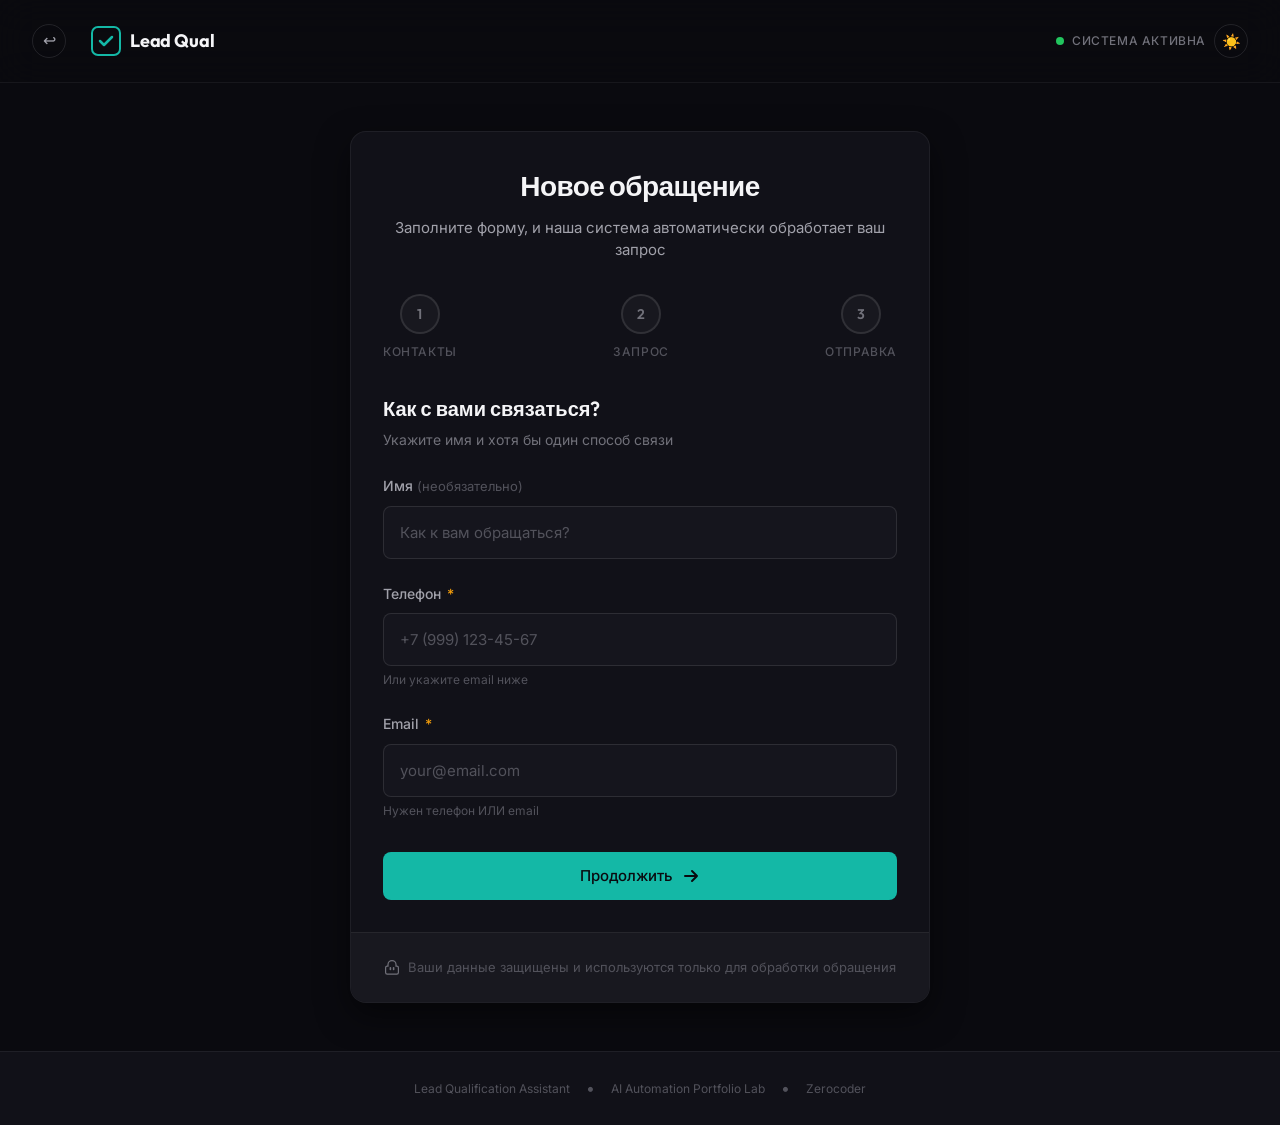
<file: client-ui/index.html>
<!DOCTYPE html>
<html lang="ru">
<head>
    <meta charset="UTF-8">
    <meta name="viewport" content="width=device-width, initial-scale=1.0">
    <title>Оставить обращение — Lead Qualification Assistant</title>
    <meta name="description" content="Оставьте обращение, и наша AI-система автоматически квалифицирует его и направит нужному специалисту.">

    <!-- Fonts -->
    <link rel="preconnect" href="https://fonts.googleapis.com">
    <link rel="preconnect" href="https://fonts.gstatic.com" crossorigin>
    <link href="https://fonts.googleapis.com/css2?family=Outfit:wght@400;500;600;700&family=Inter:wght@400;500;600&display=swap" rel="stylesheet">

    <link rel="stylesheet" href="styles.css">
    <script>
        /* Тема применяется до отрисовки (без вспышки): ключ `ai-theme`
           — общий стандарт консолей APL (RF/AIC/RAR/MAB/PR). */
        (function () {
            try {
                var t = localStorage.getItem('ai-theme');
                if (t === 'light') document.documentElement.setAttribute('data-theme', 'light');
            } catch (e) { /* localStorage недоступен */ }
        })();
    </script>
</head>
<body>
    <div class="app">
        <!-- Header -->
        <header class="header">
            <div class="header-left">
                <button type="button" class="return-btn" id="return-to-portfolio"
                        title="Вернуться на страницу проекта в витрине AIP."
                        aria-label="Вернуться на страницу проекта в витрине AIP.">↩</button>
                <a href="../landing/index.html" class="logo">
                    <div class="logo-icon">
                        <svg viewBox="0 0 32 32" fill="none">
                            <rect x="2" y="2" width="28" height="28" rx="6" stroke="currentColor" stroke-width="2"/>
                            <path d="M10 16L14 20L22 12" stroke="currentColor" stroke-width="2.5" stroke-linecap="round" stroke-linejoin="round"/>
                        </svg>
                    </div>
                    <span class="logo-text">Lead Qual</span>
                </a>
            </div>
            <div class="header-status">
                <span class="status-dot"></span>
                <span class="status-text">Система активна</span>
                <button type="button" class="theme-toggle" id="theme-toggle"
                        title="Переключить светлую/тёмную тему (запоминается в браузере)"
                        aria-label="Включить светлую тему">
                    <span id="theme-toggle__icon">☀️</span>
                </button>
            </div>
        </header>

        <!-- Main Content -->
        <main class="main">
            <!-- Form Container -->
            <div class="form-container" id="formContainer">
                <!-- Form Header -->
                <div class="form-header">
                    <h1 class="form-title">Новое обращение</h1>
                    <p class="form-subtitle">
                        Заполните форму, и наша система автоматически обработает ваш запрос
                    </p>
                </div>

                <!-- Progress Indicator -->
                <div class="progress-bar">
                    <div class="progress-fill" id="progressFill"></div>
                    <div class="progress-steps">
                        <div class="step" data-step="1">
                            <span class="step-number">1</span>
                            <span class="step-label">Контакты</span>
                        </div>
                        <div class="step" data-step="2">
                            <span class="step-number">2</span>
                            <span class="step-label">Запрос</span>
                        </div>
                        <div class="step" data-step="3">
                            <span class="step-number">3</span>
                            <span class="step-label">Отправка</span>
                        </div>
                    </div>
                </div>

                <!-- Form -->
                <form class="form" id="leadForm" novalidate>
                    <!-- Step 1: Contact Info -->
                    <div class="form-step active" data-step="1">
                        <div class="form-section">
                            <h2 class="section-title">Как с вами связаться?</h2>
                            <p class="section-desc">Укажите имя и хотя бы один способ связи</p>

                            <div class="form-group">
                                <label class="label" for="name">
                                    Имя
                                    <span class="optional">(необязательно)</span>
                                </label>
                                <input
                                    type="text"
                                    id="name"
                                    name="name"
                                    class="input"
                                    placeholder="Как к вам обращаться?"
                                    autocomplete="name"
                                    maxlength="255"
                                >
                            </div>

                            <div class="form-group">
                                <label class="label" for="phone">
                                    Телефон
                                    <span class="required">*</span>
                                </label>
                                <input
                                    type="tel"
                                    id="phone"
                                    name="phone"
                                    class="input"
                                    placeholder="+7 (999) 123-45-67"
                                    autocomplete="tel"
                                    maxlength="50"
                                >
                                <span class="hint">Или укажите email ниже</span>
                            </div>

                            <div class="form-group">
                                <label class="label" for="email">
                                    Email
                                    <span class="required">*</span>
                                </label>
                                <input
                                    type="email"
                                    id="email"
                                    name="email"
                                    class="input"
                                    placeholder="your@email.com"
                                    autocomplete="email"
                                    maxlength="255"
                                >
                                <span class="hint">Нужен телефон ИЛИ email</span>
                            </div>

                            <div class="contact-requirement" id="contactRequirement">
                                <svg class="icon-warning" viewBox="0 0 20 20" fill="none">
                                    <path d="M10 18a8 8 0 100-16 8 8 0 000 16z" stroke="currentColor" stroke-width="1.5"/>
                                    <path d="M10 6v4M10 13h.01" stroke="currentColor" stroke-width="2" stroke-linecap="round"/>
                                </svg>
                                <span>Укажите телефон или email для связи</span>
                            </div>
                        </div>

                        <button type="button" class="btn btn-primary btn-next" id="btnNext1">
                            Продолжить
                            <svg class="btn-icon" viewBox="0 0 20 20" fill="none">
                                <path d="M4 10H16M16 10L11 5M16 10L11 15" stroke="currentColor" stroke-width="2" stroke-linecap="round" stroke-linejoin="round"/>
                            </svg>
                        </button>
                    </div>

                    <!-- Step 2: Project Description -->
                    <div class="form-step" data-step="2">
                        <div class="form-section">
                            <h2 class="section-title">Расскажите о вашем запросе</h2>
                            <p class="section-desc">Подробное описание поможет быстрее обработать обращение</p>

                            <div class="form-group">
                                <label class="label" for="message">
                                    Описание обращения
                                    <span class="required">*</span>
                                </label>
                                <textarea
                                    id="message"
                                    name="message"
                                    class="textarea"
                                    placeholder="Опишите вашу задачу, вопрос или проблему..."
                                    rows="6"
                                    maxlength="2000"
                                    required
                                ></textarea>
                                <div class="char-counter">
                                    <span id="charCount">0</span> / 2000
                                </div>
                                <div class="validation-message" id="messageValidation">
                                    Минимум 10 символов
                                </div>
                            </div>

                            <div class="form-group">
                                <label class="label" for="source">
                                    Откуда вы узнали о нас?
                                    <span class="required">*</span>
                                </label>
                                <select id="source" name="source" class="select" required>
                                    <option value="">Выберите источник</option>
                                    <option value="website">Сайт компании</option>
                                    <option value="recommendation">Рекомендация</option>
                                    <option value="social_media">Социальные сети</option>
                                    <option value="search">Поиск в интернете</option>
                                    <option value="advertising">Реклама</option>
                                    <option value="other">Другое</option>
                                </select>
                            </div>

                            <div class="form-group" id="utmGroup">
                                <input type="hidden" name="utm_source" id="utm_source">
                                <input type="hidden" name="utm_campaign" id="utm_campaign">
                            </div>
                        </div>

                        <div class="form-actions">
                            <button type="button" class="btn btn-ghost" id="btnBack2">
                                <svg class="btn-icon-left" viewBox="0 0 20 20" fill="none">
                                    <path d="M16 10H4M4 10L9 5M4 10L9 15" stroke="currentColor" stroke-width="2" stroke-linecap="round" stroke-linejoin="round"/>
                                </svg>
                                Назад
                            </button>
                            <button type="submit" class="btn btn-primary" id="btnSubmit">
                                Отправить обращение
                                <svg class="btn-icon" viewBox="0 0 20 20" fill="none">
                                    <path d="M4 10H16M16 10L11 5M16 10L11 15" stroke="currentColor" stroke-width="2" stroke-linecap="round" stroke-linejoin="round"/>
                                </svg>
                            </button>
                        </div>
                    </div>
                </form>

                <!-- Privacy Note -->
                <div class="privacy-note">
                    <svg class="icon-lock" viewBox="0 0 20 20" fill="none">
                        <path d="M10 2a5 5 0 00-5 5v2H4a2 2 0 00-2 2v6a2 2 0 002 2h12a2 2 0 002-2v-6a2 2 0 00-2-2h-1V7a5 5 0 00-5-5z" stroke="currentColor" stroke-width="1.5"/>
                        <path d="M8 11v2M12 11v2" stroke="currentColor" stroke-width="2" stroke-linecap="round"/>
                    </svg>
                    <span>Ваши данные защищены и используются только для обработки обращения</span>
                </div>
            </div>

            <!-- Success State -->
            <div class="success-container" id="successContainer" style="display: none;">
                <div class="success-content">
                    <div class="success-icon">
                        <svg viewBox="0 0 64 64" fill="none">
                            <circle cx="32" cy="32" r="30" stroke="currentColor" stroke-width="2"/>
                            <path d="M20 32L28 40L44 24" stroke="currentColor" stroke-width="3" stroke-linecap="round" stroke-linejoin="round"/>
                        </svg>
                    </div>
                    <h2 class="success-title">Обращение принято</h2>
                    <p class="success-desc">
                        Ваше обращение успешно отправлено и передано в обработку.
                    </p>

                    <div class="lead-id-box">
                        <span class="lead-id-label">Номер обращения</span>
                        <span class="lead-id-value" id="leadId">—</span>
                    </div>

                    <p class="success-note">
                        Сохраните этот номер для уточнения статуса обращения.
                    </p>

                    <button type="button" class="btn btn-secondary" id="btnNewLead">
                        Отправить ещё одно обращение
                    </button>
                </div>
            </div>

            <!-- Error State -->
            <div class="error-container" id="errorContainer" style="display: none;">
                <div class="error-content">
                    <div class="error-icon">
                        <svg viewBox="0 0 64 64" fill="none">
                            <circle cx="32" cy="32" r="30" stroke="currentColor" stroke-width="2"/>
                            <path d="M24 24L40 40M40 24L24 40" stroke="currentColor" stroke-width="3" stroke-linecap="round"/>
                        </svg>
                    </div>
                    <h2 class="error-title">Не удалось отправить</h2>
                    <p class="error-desc" id="errorMessage">
                        Произошла ошибка при отправке обращения. Попробуйте ещё раз.
                    </p>

                    <div class="error-actions">
                        <button type="button" class="btn btn-primary" id="btnRetry">
                            Попробовать снова
                        </button>
                        <button type="button" class="btn btn-ghost" id="btnBackToForm">
                            Вернуться к форме
                        </button>
                    </div>
                </div>
            </div>
        </main>

        <!-- Footer -->
        <footer class="footer">
            <div class="footer-content">
                <span class="footer-text">Lead Qualification Assistant</span>
                <span class="footer-divider">•</span>
                <span class="footer-text">AI Automation Portfolio Lab</span>
                <span class="footer-divider">•</span>
                <span class="footer-text">Zerocoder</span>
            </div>
        </footer>
    </div>

    <!-- Возврат на страницу проекта (канон RAR/AIC/RF/HRA/PR): из витрины
         (живой window.opener) — фокус исходной вкладки и закрытие вкладки
         демо; при прямом заходе — переход в той же вкладке. Скрипт инлайн
         (не в app.js) — урок HRA: интерактивность не должна жить в кэше. -->
    <script>
        (function () {
            'use strict';
            var btn = document.getElementById('return-to-portfolio');
            if (!btn) return;
            btn.addEventListener('click', function () {
                try {
                    if (window.opener && !window.opener.closed) {
                        window.opener.focus();
                        window.close();
                        return;
                    }
                } catch (e) { /* opener недоступен — обычный переход */ }
                window.location.href = 'https://ai.alex-n8n.site/cases/lead-qualification.html';
            });
        })();
        /* День/ночь: переключатель темы, ключ `ai-theme` — общий стандарт
           консолей APL; выбор сохраняется в localStorage. */
        (function () {
            var btn = document.getElementById('theme-toggle');
            if (!btn) return;
            var icon = document.getElementById('theme-toggle__icon');
            function current() {
                return document.documentElement.getAttribute('data-theme') === 'light' ? 'light' : 'dark';
            }
            function render() {
                var light = current() === 'light';
                if (icon) icon.textContent = light ? '🌙' : '☀️';
                btn.setAttribute('aria-label', light ? 'Включить тёмную тему' : 'Включить светлую тему');
            }
            btn.addEventListener('click', function () {
                var next = current() === 'light' ? 'dark' : 'light';
                if (next === 'light') document.documentElement.setAttribute('data-theme', 'light');
                else document.documentElement.removeAttribute('data-theme');
                try { localStorage.setItem('ai-theme', next); } catch (e) { /* нет доступа */ }
                render();
            });
            render();
        })();
    </script>
    <script src="config.js"></script>
    <script src="app.js"></script>
</body>
</html>
</file>
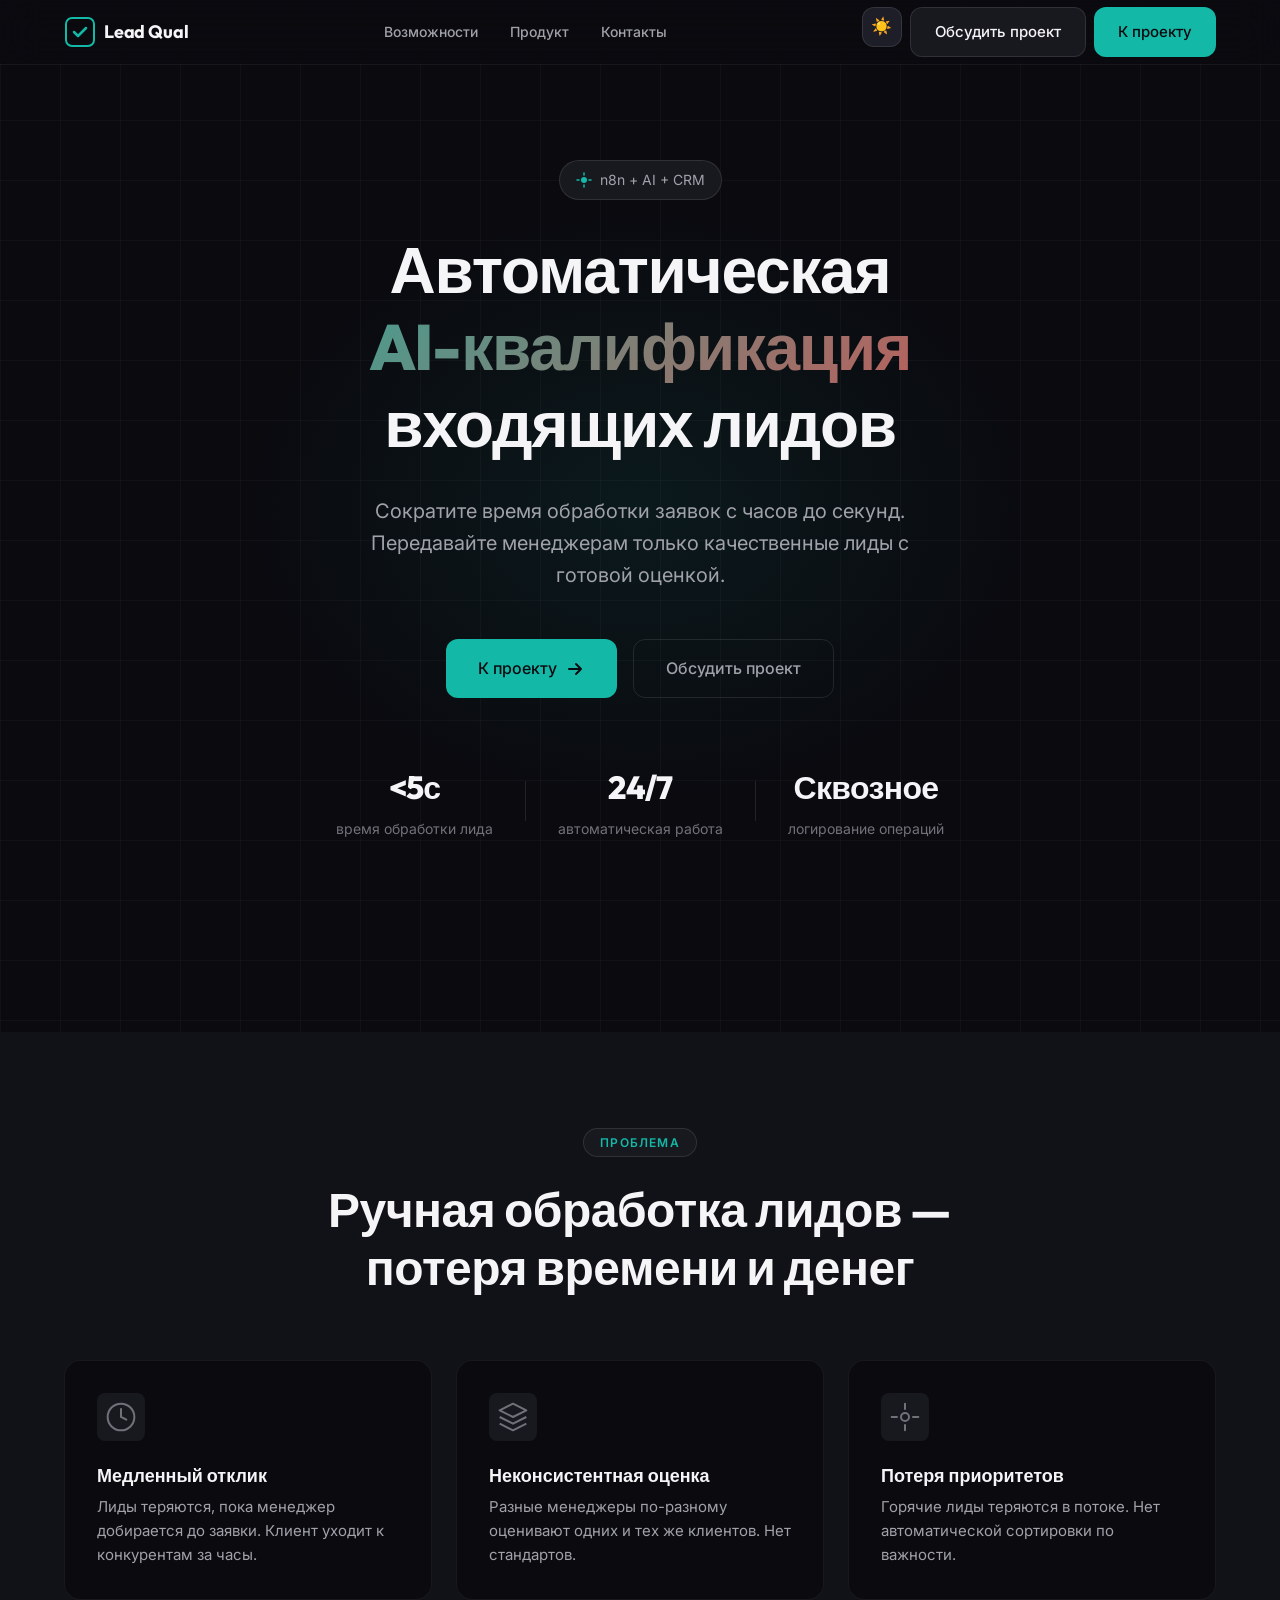
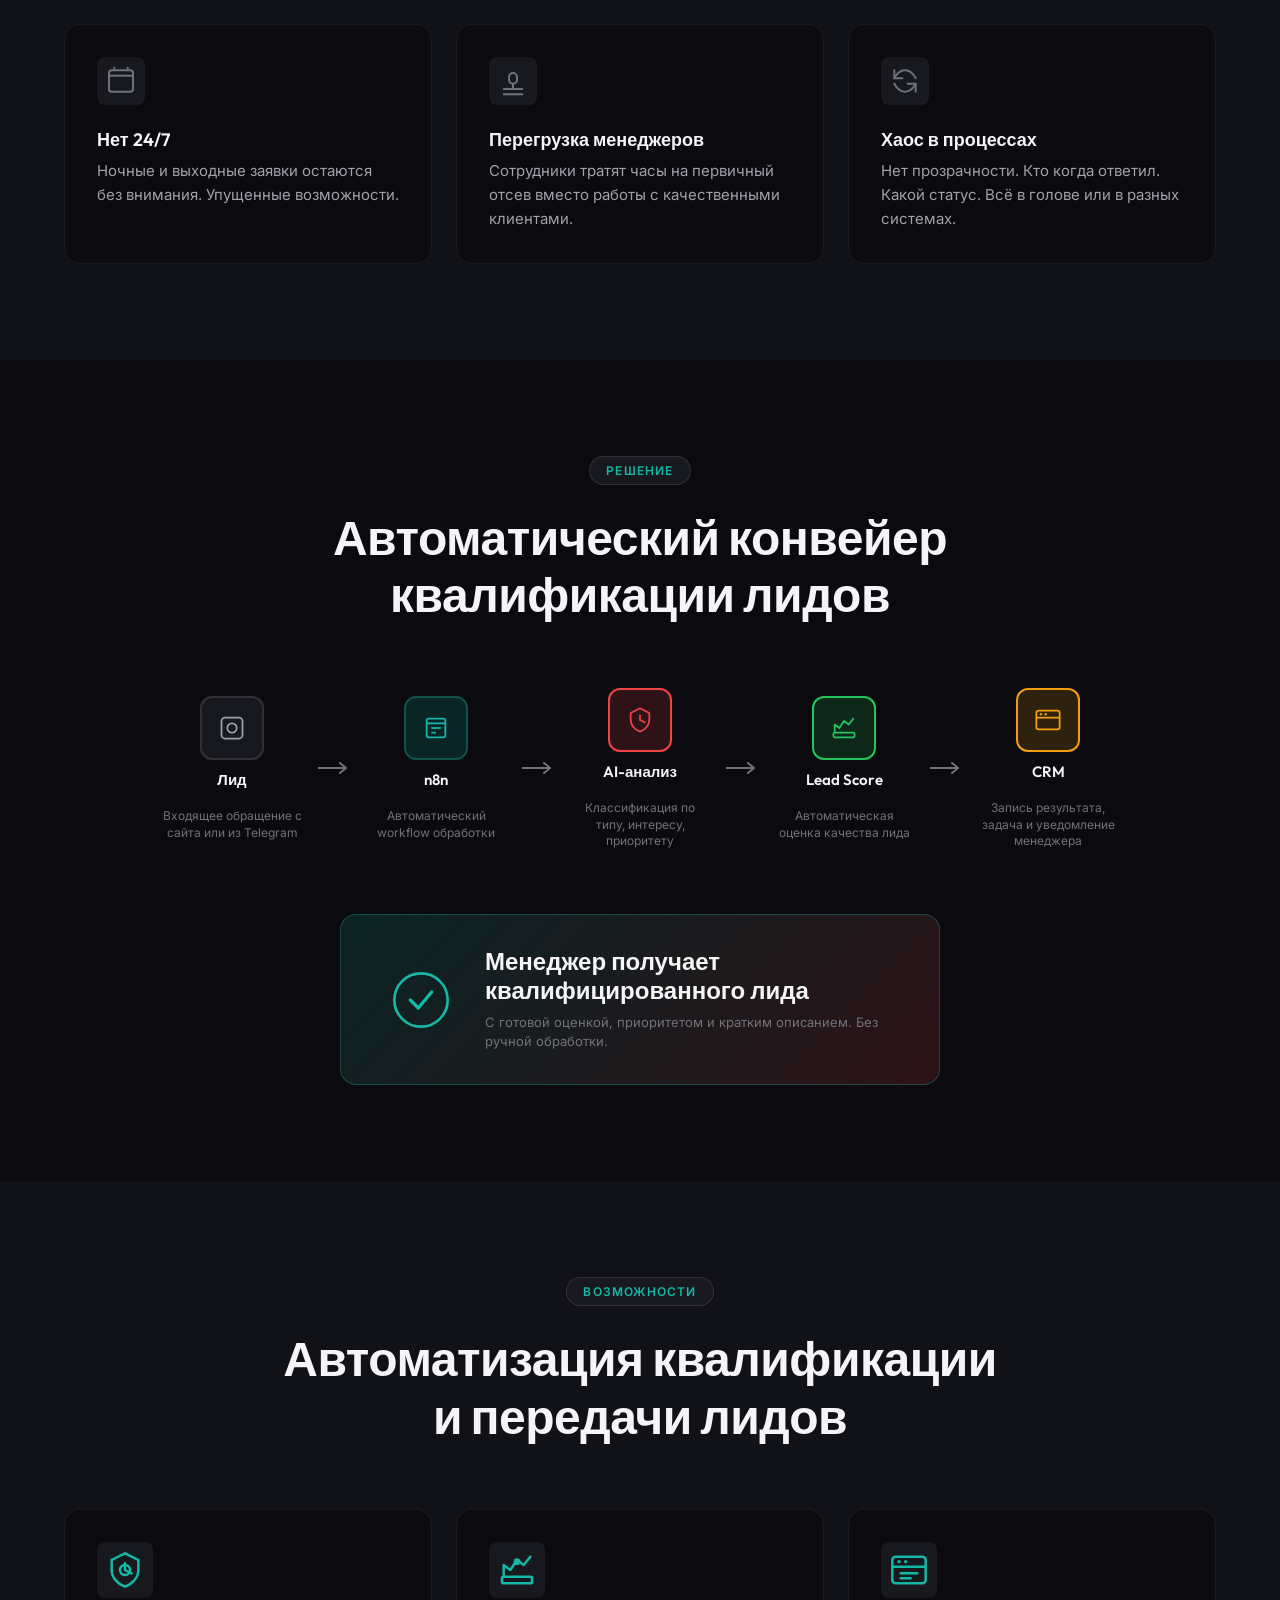
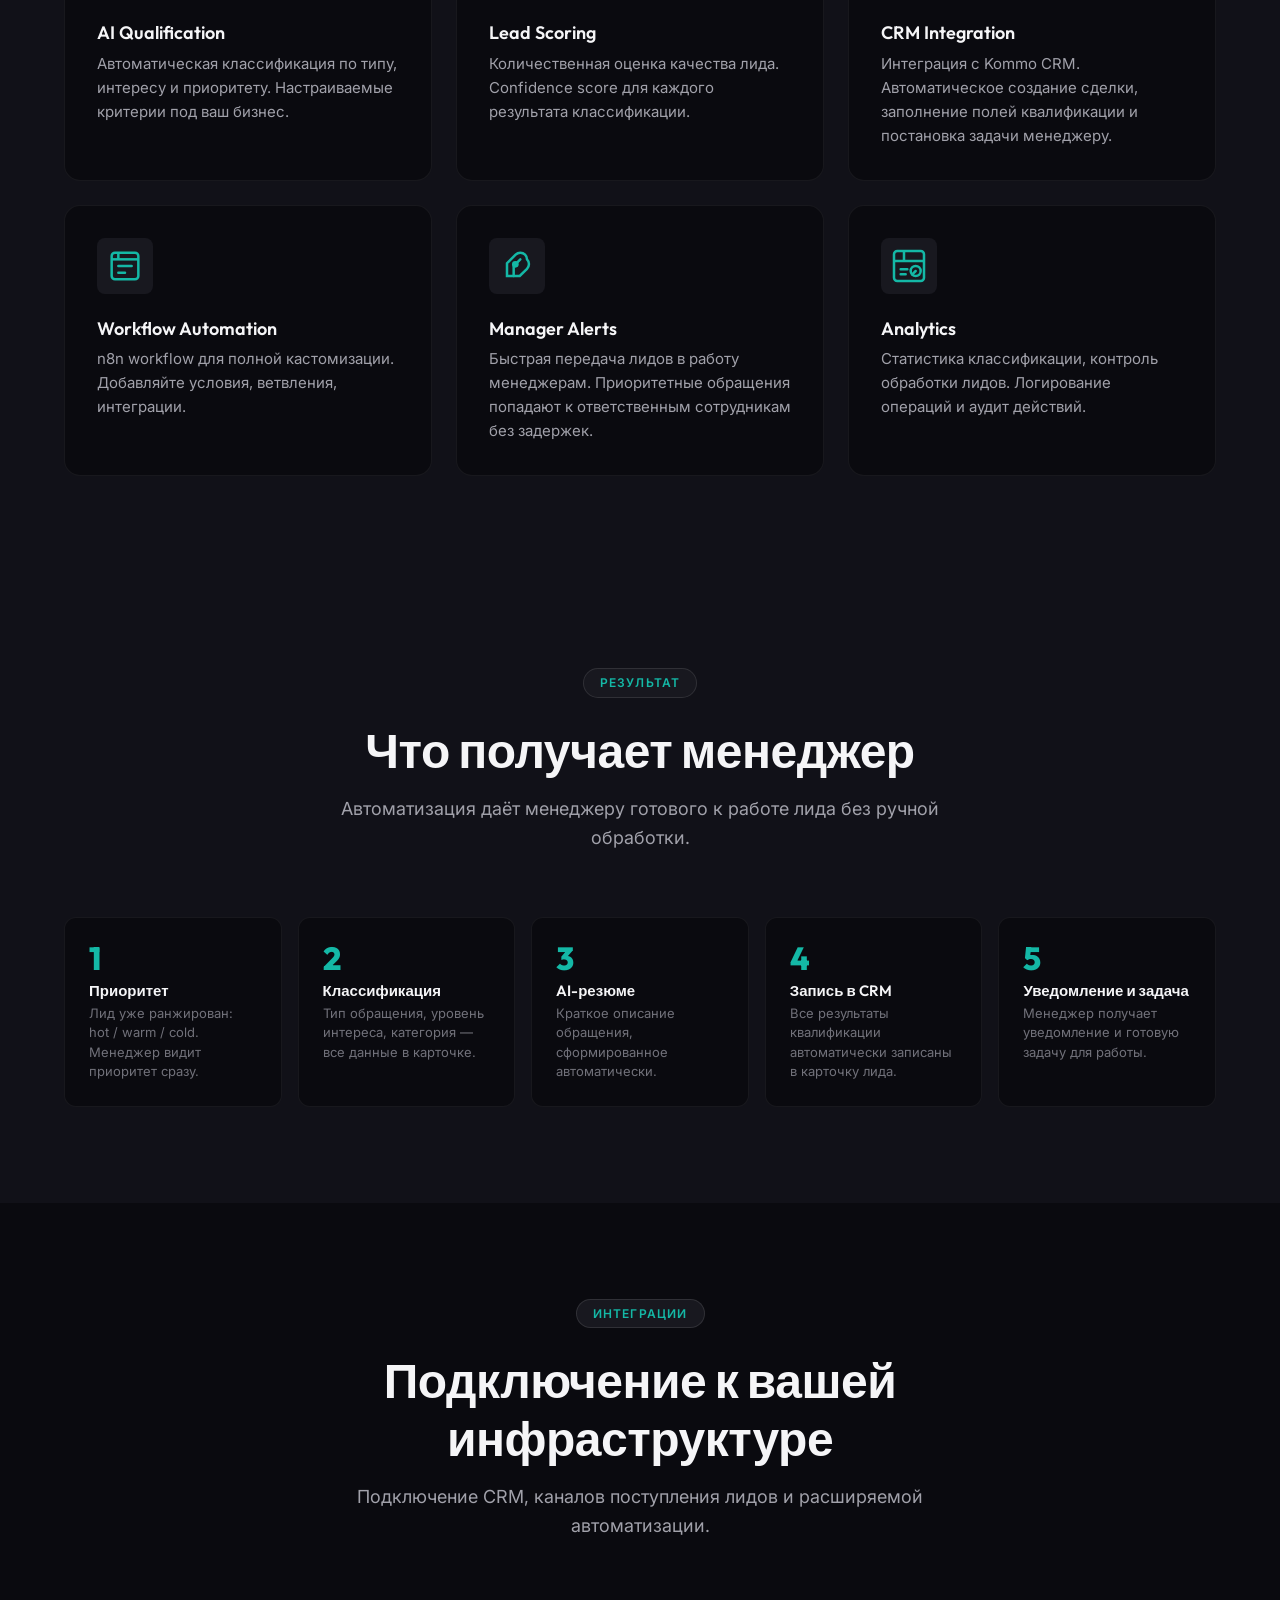
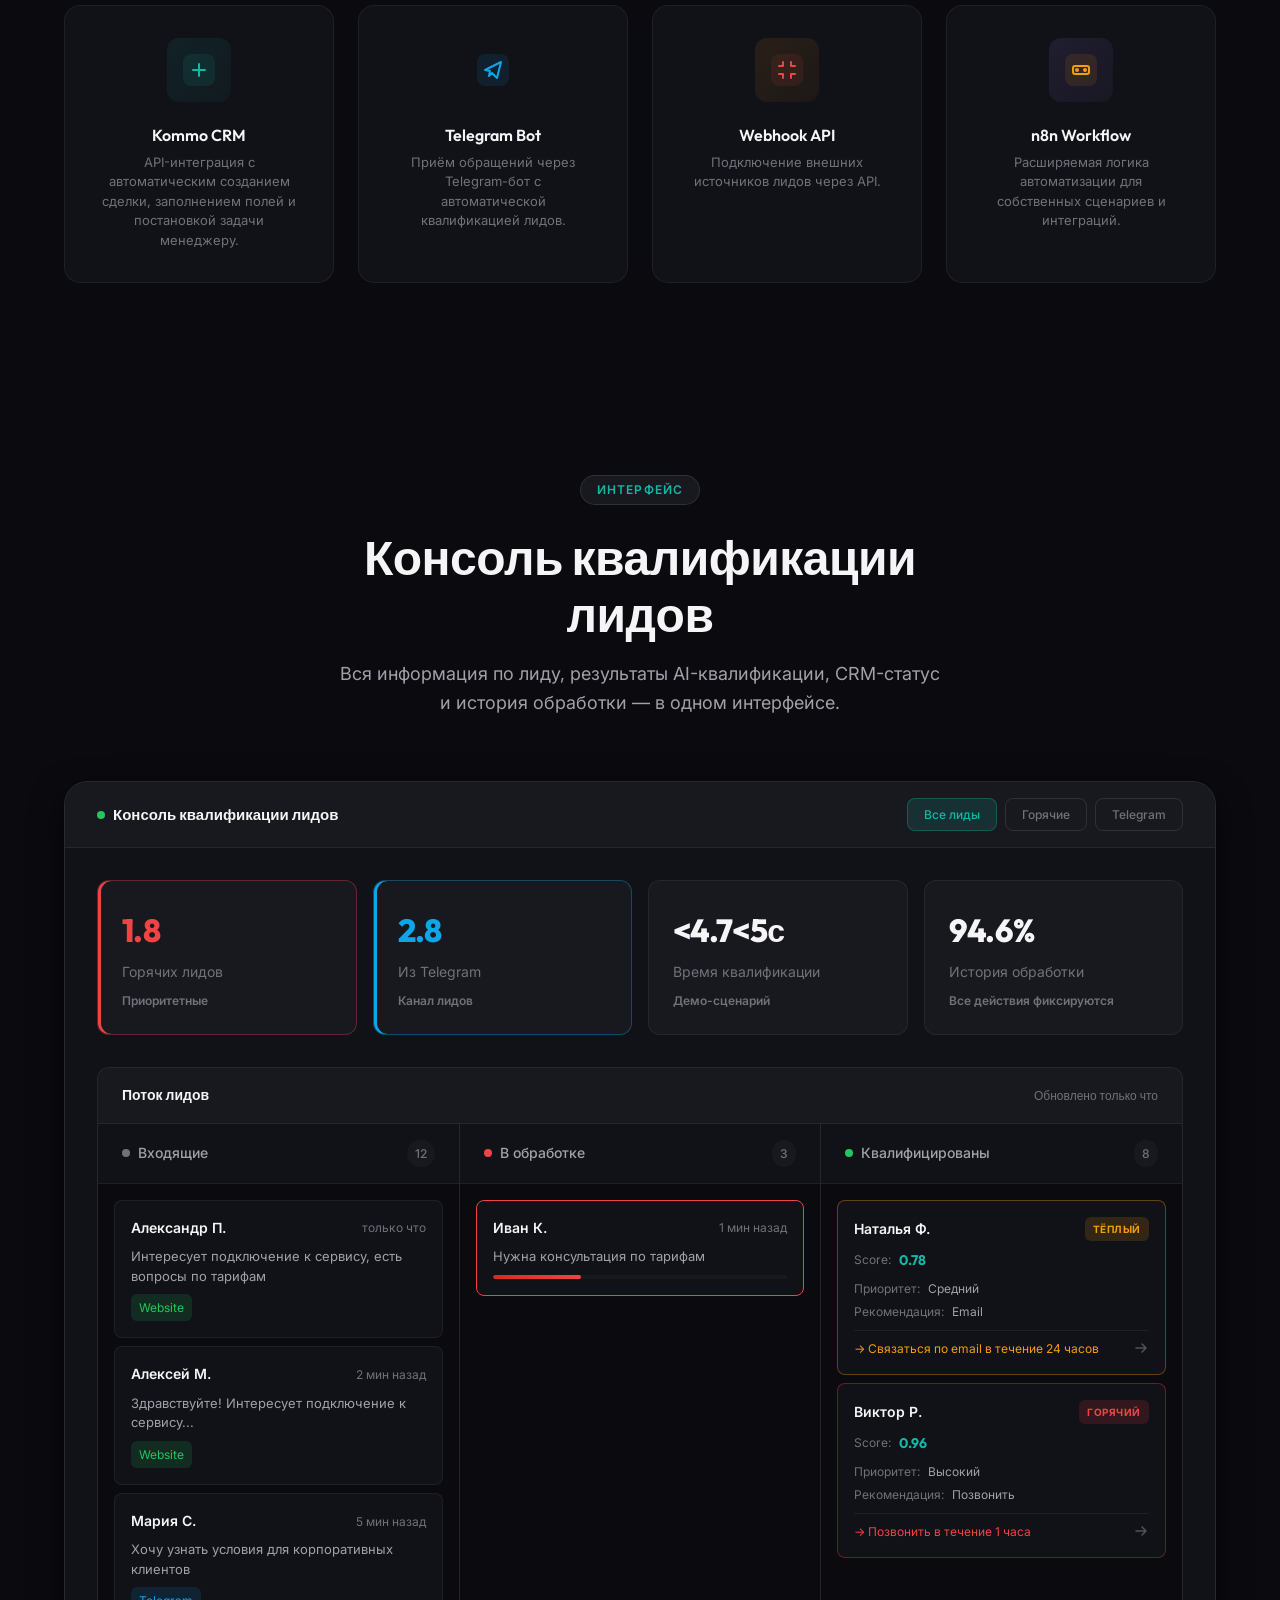
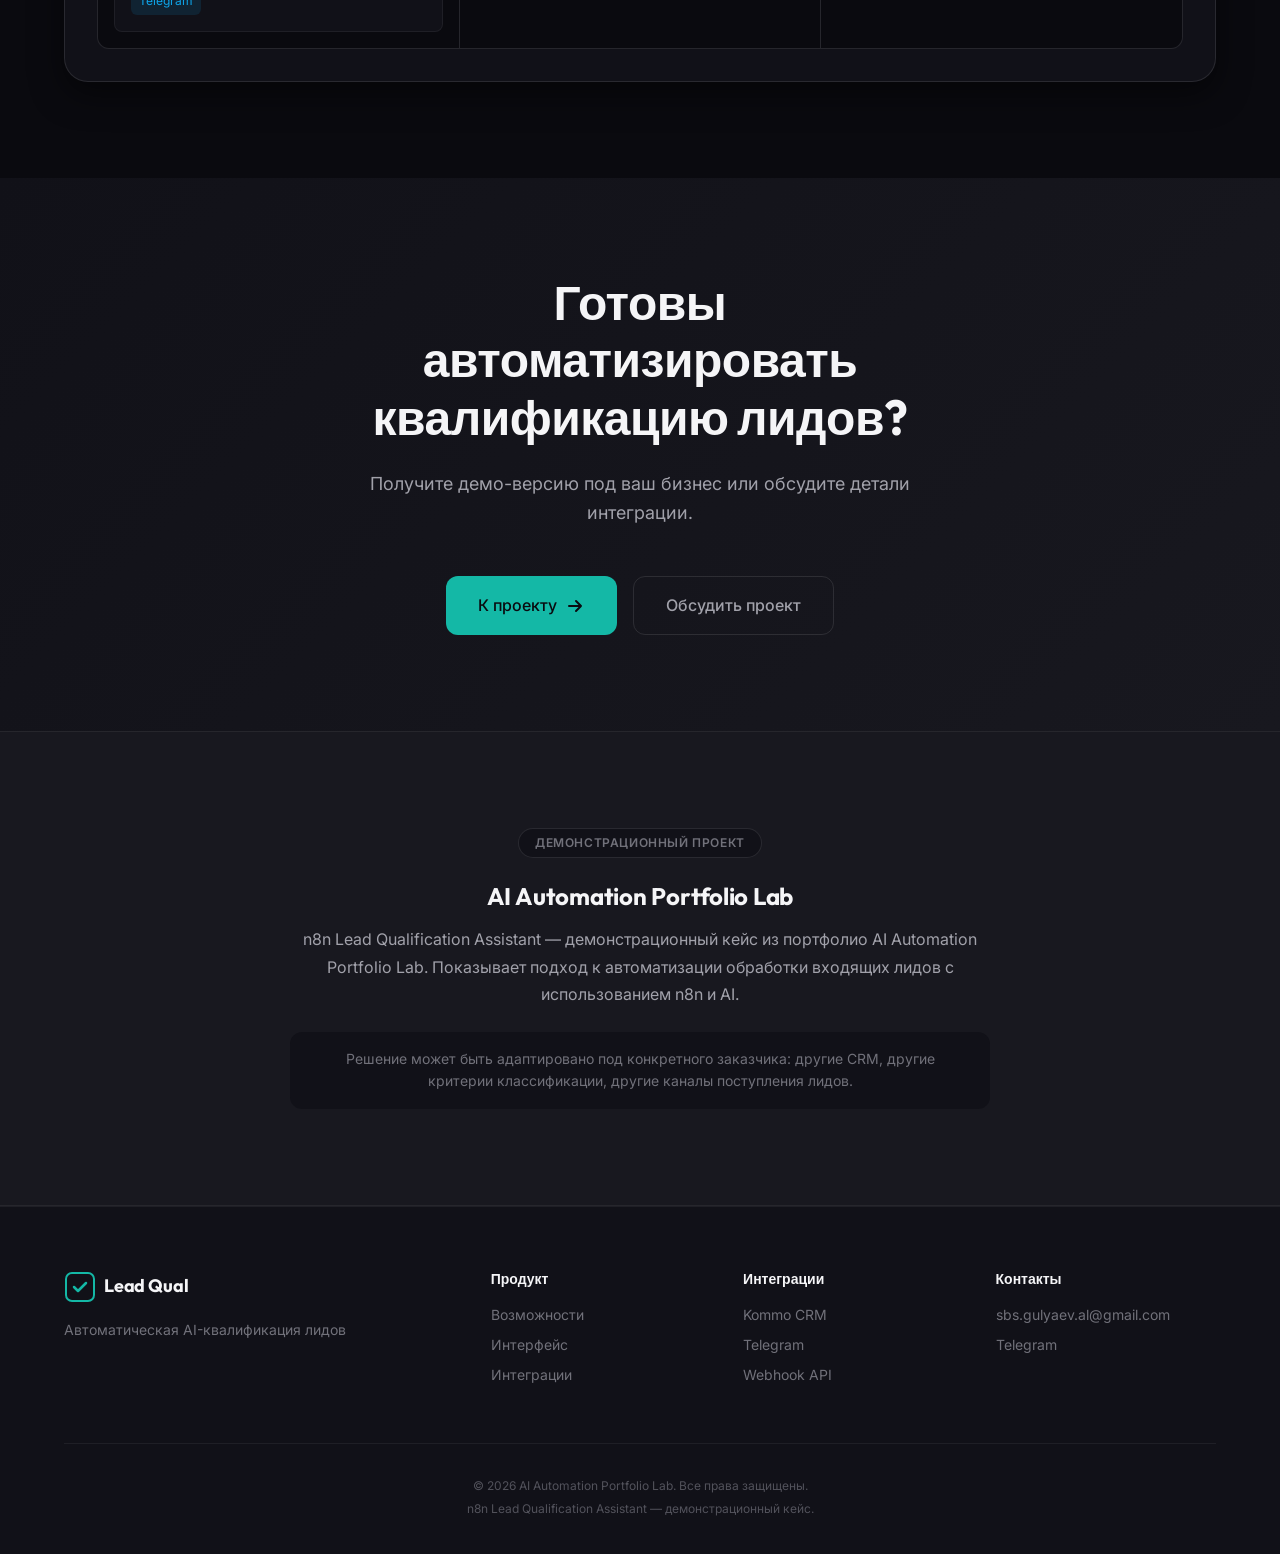
<file: landing/index.html>
<!DOCTYPE html>
<html lang="ru">
<head>
    <meta charset="UTF-8">
    <meta name="viewport" content="width=device-width, initial-scale=1.0">
    <title>n8n Lead Qualification Assistant — Автоматическая AI-квалификация лидов</title>
    <meta name="description" content="Автоматическая AI-квалификация входящих лидов на платформе n8n с интеграцией CRM. Сократите время обработки заявок и передавайте менеджерам только качественные лиды.">

    <!-- Favicon -->
    <link rel="icon" href="favicon.svg" type="image/svg+xml">

    <!-- Canonical -->
    <link rel="canonical" href="https://lead-qual-demo.alex-n8n.site/">

    <!-- Open Graph -->
    <meta property="og:title" content="n8n Lead Qualification Assistant — Автоматическая AI-квалификация лидов">
    <meta property="og:description" content="Автоматическая AI-квалификация входящих лидов на платформе n8n с интеграцией CRM. Сократите время обработки заявок и передавайте менеджерам только качественные лиды.">
    <meta property="og:type" content="website">
    <meta property="og:url" content="https://lead-qual-demo.alex-n8n.site/">
    <meta property="og:locale" content="ru_RU">

    <!-- Twitter Card -->
    <meta name="twitter:card" content="summary_large_image">
    <meta name="twitter:title" content="n8n Lead Qualification Assistant — Автоматическая AI-квалификация лидов">
    <meta name="twitter:description" content="Автоматическая AI-квалификация входящих лидов на платформе n8n с интеграцией CRM.">

    <!-- Fonts -->
    <link rel="preconnect" href="https://fonts.googleapis.com">
    <link rel="preconnect" href="https://fonts.gstatic.com" crossorigin>
    <link href="https://fonts.googleapis.com/css2?family=Outfit:wght@300;400;500;600;700;800&family=Inter:wght@400;500;600&display=swap" rel="stylesheet">

    <link rel="stylesheet" href="styles.css?v=2026-09-01-h">

    <!-- Two-tone theme (APL standard): dark default, light override.
         Applied before first paint to avoid flash. -->
    <script>
    (function () {
        var t = 'dark';
        try {
            var saved = localStorage.getItem('lq-theme');
            if (saved === 'light' || saved === 'dark') t = saved;
        } catch (e) { /* storage unavailable — default dark */ }
        document.documentElement.setAttribute('data-theme', t);
    })();
    </script>
</head>
<body>
    <!-- Header -->
    <header>
        <!-- Navigation -->
        <nav class="nav">
        <div class="container nav-content">
            <a href="#" class="logo">
                <div class="logo-icon">
                    <svg viewBox="0 0 32 32" fill="none">
                        <rect x="2" y="2" width="28" height="28" rx="6" stroke="currentColor" stroke-width="2"/>
                        <path d="M10 16L14 20L22 12" stroke="currentColor" stroke-width="2.5" stroke-linecap="round" stroke-linejoin="round"/>
                    </svg>
                </div>
                <span class="logo-text">Lead Qual</span>
            </a>
            <div class="nav-links">
                <a href="#features">Возможности</a>
                <a href="#product">Продукт</a>
                <a href="#contact">Контакты</a>
            </div>
            <div class="nav-cta">
                <button class="theme-toggle" id="themeToggle" type="button" aria-label="Переключить тему" title="Переключить тему">
                    <span class="icon-sun" aria-hidden="true">☀️</span>
                    <span class="icon-moon" aria-hidden="true">🌙</span>
                </button>
                <a href="https://ai.alex-n8n.site/contacts.html" class="btn btn-secondary">Обсудить проект</a>
                <a href="https://ai.alex-n8n.site/cases/lead-qualification.html" class="btn btn-primary js-return-project">К проекту</a>
            </div>
        </div>
    </nav>
    </header>

    <!-- Main Content -->
    <main>
    <!-- Hero -->
    <section class="hero">
        <div class="hero-bg">
            <div class="hero-grid"></div>
            <div class="hero-glow"></div>
        </div>
        <div class="container hero-content">
            <div class="hero-badge">
                <span class="badge-icon">
                    <svg viewBox="0 0 16 16" fill="none">
                        <circle cx="8" cy="8" r="3" fill="currentColor"/>
                        <path d="M8 1V3M8 13V15M1 8H3M13 8H15" stroke="currentColor" stroke-width="1.5" stroke-linecap="round"/>
                    </svg>
                </span>
                <span>n8n + AI + CRM</span>
            </div>
            <h1 class="hero-title">
                <span class="title-line">Автоматическая</span>
                <span class="title-line title-accent">AI-квалификация</span>
                <span class="title-line">входящих лидов</span>
            </h1>
            <p class="hero-subtitle">
                Сократите время обработки заявок с часов до секунд. Передавайте менеджерам только качественные лиды с готовой оценкой.
            </p>
            <div class="hero-cta">
                <a href="https://ai.alex-n8n.site/cases/lead-qualification.html" class="btn btn-primary btn-lg js-return-project">
                    К проекту
                    <svg class="btn-arrow" viewBox="0 0 20 20" fill="none">
                        <path d="M4 10H16M16 10L11 5M16 10L11 15" stroke="currentColor" stroke-width="2" stroke-linecap="round" stroke-linejoin="round"/>
                    </svg>
                </a>
                <a href="https://ai.alex-n8n.site/contacts.html" class="btn btn-ghost btn-lg">Обсудить проект</a>
            </div>
            <div class="hero-metrics">
                <div class="metric">
                    <span class="metric-value">&lt;5с</span>
                    <span class="metric-label">время обработки лида</span>
                </div>
                <div class="metric-divider"></div>
                <div class="metric">
                    <span class="metric-value">24/7</span>
                    <span class="metric-label">автоматическая работа</span>
                </div>
                <div class="metric-divider"></div>
                <div class="metric">
                    <span class="metric-value">Сквозное</span>
                    <span class="metric-label">логирование операций</span>
                </div>
            </div>
        </div>
    </section>

    <!-- Problem -->
    <section class="problem" id="problem">
        <div class="container">
            <div class="section-header">
                <span class="section-label">Проблема</span>
                <h2 class="section-title">Ручная обработка лидов —<br>потеря времени и денег</h2>
            </div>
            <div class="problem-grid">
                <div class="problem-card">
                    <div class="problem-icon">
                        <svg viewBox="0 0 24 24" fill="none">
                            <circle cx="12" cy="12" r="10" stroke="currentColor" stroke-width="1.5"/>
                            <path d="M12 6V12L16 14" stroke="currentColor" stroke-width="1.5" stroke-linecap="round"/>
                        </svg>
                    </div>
                    <h3>Медленный отклик</h3>
                    <p>Лиды теряются, пока менеджер добирается до заявки. Клиент уходит к конкурентам за часы.</p>
                </div>
                <div class="problem-card">
                    <div class="problem-icon">
                        <svg viewBox="0 0 24 24" fill="none">
                            <path d="M12 2L2 7L12 12L22 7L12 2Z" stroke="currentColor" stroke-width="1.5" stroke-linejoin="round"/>
                            <path d="M2 17L12 22L22 17" stroke="currentColor" stroke-width="1.5" stroke-linejoin="round"/>
                            <path d="M2 12L12 17L22 12" stroke="currentColor" stroke-width="1.5" stroke-linejoin="round"/>
                        </svg>
                    </div>
                    <h3>Неконсистентная оценка</h3>
                    <p>Разные менеджеры по-разному оценивают одних и тех же клиентов. Нет стандартов.</p>
                </div>
                <div class="problem-card">
                    <div class="problem-icon">
                        <svg viewBox="0 0 24 24" fill="none">
                            <circle cx="12" cy="12" r="3" stroke="currentColor" stroke-width="1.5"/>
                            <path d="M12 2V6M12 18V22M2 12H6M18 12H22" stroke="currentColor" stroke-width="1.5" stroke-linecap="round"/>
                        </svg>
                    </div>
                    <h3>Потеря приоритетов</h3>
                    <p>Горячие лиды теряются в потоке. Нет автоматической сортировки по важности.</p>
                </div>
                <div class="problem-card">
                    <div class="problem-icon">
                        <svg viewBox="0 0 24 24" fill="none">
                            <rect x="3" y="4" width="18" height="16" rx="2" stroke="currentColor" stroke-width="1.5"/>
                            <path d="M3 8H21" stroke="currentColor" stroke-width="1.5"/>
                            <path d="M7 4V2M17 4V2" stroke="currentColor" stroke-width="1.5" stroke-linecap="round"/>
                        </svg>
                    </div>
                    <h3>Нет 24/7</h3>
                    <p>Ночные и выходные заявки остаются без внимания. Упущенные возможности.</p>
                </div>
                <div class="problem-card">
                    <div class="problem-icon">
                        <svg viewBox="0 0 24 24" fill="none">
                            <path d="M9 9V11C9 12.6569 10.3431 14 12 14C13.6569 14 15 12.6569 15 11V9C15 7.34315 13.6569 6 12 6C10.3431 6 9 7.34315 9 9Z" stroke="currentColor" stroke-width="1.5"/>
                            <path d="M12 14V18" stroke="currentColor" stroke-width="1.5" stroke-linecap="round"/>
                            <path d="M5 18H19" stroke="currentColor" stroke-width="1.5" stroke-linecap="round"/>
                            <path d="M5 22H19" stroke="currentColor" stroke-width="1.5" stroke-linecap="round"/>
                        </svg>
                    </div>
                    <h3>Перегрузка менеджеров</h3>
                    <p>Сотрудники тратят часы на первичный отсев вместо работы с качественными клиентами.</p>
                </div>
                <div class="problem-card">
                    <div class="problem-icon">
                        <svg viewBox="0 0 24 24" fill="none">
                            <path d="M4 4V10H10" stroke="currentColor" stroke-width="1.5" stroke-linecap="round" stroke-linejoin="round"/>
                            <path d="M20 20V14H14" stroke="currentColor" stroke-width="1.5" stroke-linecap="round" stroke-linejoin="round"/>
                            <path d="M4 10C4 10 6.5 4 12 4C17.5 4 20 10 20 10" stroke="currentColor" stroke-width="1.5" stroke-linecap="round"/>
                            <path d="M20 14C20 14 17.5 20 12 20C6.5 20 4 14 4 14" stroke="currentColor" stroke-width="1.5" stroke-linecap="round"/>
                        </svg>
                    </div>
                    <h3>Хаос в процессах</h3>
                    <p>Нет прозрачности. Кто когда ответил. Какой статус. Всё в голове или в разных системах.</p>
                </div>
            </div>
        </div>
    </section>

    <!-- Solution -->
    <section class="solution" id="solution">
        <div class="container">
            <div class="section-header">
                <span class="section-label">Решение</span>
                <h2 class="section-title">Автоматический конвейер<br>квалификации лидов</h2>
            </div>
            <div class="solution-flow">
                <div class="flow-step">
                    <div class="flow-node">
                        <div class="node-icon source">
                            <svg viewBox="0 0 24 24" fill="none">
                                <rect x="3" y="3" width="18" height="18" rx="3" stroke="currentColor" stroke-width="1.5"/>
                                <circle cx="12" cy="12" r="4" stroke="currentColor" stroke-width="1.5"/>
                            </svg>
                        </div>
                        <span class="flow-label">Лид</span>
                    </div>
                    <span class="flow-desc">Входящее обращение с сайта или из Telegram</span>
                </div>
                <div class="flow-arrow">
                    <svg viewBox="0 0 32 12" fill="none">
                        <path d="M0 6H28M28 6L22 1M28 6L22 11" stroke="currentColor" stroke-width="2" stroke-linecap="round" stroke-linejoin="round"/>
                    </svg>
                </div>
                <div class="flow-step">
                    <div class="flow-node">
                        <div class="node-icon platform">
                            <svg viewBox="0 0 24 24" fill="none">
                                <rect x="4" y="4" width="16" height="16" rx="2" stroke="currentColor" stroke-width="1.5"/>
                                <path d="M4 8H20" stroke="currentColor" stroke-width="1.5"/>
                                <path d="M8 12H16" stroke="currentColor" stroke-width="1.5"/>
                                <path d="M8 16H12" stroke="currentColor" stroke-width="1.5"/>
                            </svg>
                        </div>
                        <span class="flow-label">n8n</span>
                    </div>
                    <span class="flow-desc">Автоматический workflow обработки</span>
                </div>
                <div class="flow-arrow">
                    <svg viewBox="0 0 32 12" fill="none">
                        <path d="M0 6H28M28 6L22 1M28 6L22 11" stroke="currentColor" stroke-width="2" stroke-linecap="round" stroke-linejoin="round"/>
                    </svg>
                </div>
                <div class="flow-step">
                    <div class="flow-node">
                        <div class="node-icon ai">
                            <svg viewBox="0 0 24 24" fill="none">
                                <path d="M12 2L4 6V12C4 16.4 7.4 20.4 12 22C16.6 20.4 20 16.4 20 12V6L12 2Z" stroke="currentColor" stroke-width="1.5" stroke-linejoin="round"/>
                                <path d="M12 8V12M12 12L16 14" stroke="currentColor" stroke-width="1.5" stroke-linecap="round"/>
                            </svg>
                        </div>
                        <span class="flow-label">AI-анализ</span>
                    </div>
                    <span class="flow-desc">Классификация по типу, интересу, приоритету</span>
                </div>
                <div class="flow-arrow">
                    <svg viewBox="0 0 32 12" fill="none">
                        <path d="M0 6H28M28 6L22 1M28 6L22 11" stroke="currentColor" stroke-width="2" stroke-linecap="round" stroke-linejoin="round"/>
                    </svg>
                </div>
                <div class="flow-step">
                    <div class="flow-node">
                        <div class="node-icon score">
                            <svg viewBox="0 0 24 24" fill="none">
                                <path d="M4 15V9L8 12L12 6L16 9L20 4" stroke="currentColor" stroke-width="1.5" stroke-linecap="round" stroke-linejoin="round"/>
                                <rect x="3" y="16" width="18" height="4" rx="1" stroke="currentColor" stroke-width="1.5"/>
                            </svg>
                        </div>
                        <span class="flow-label">Lead Score</span>
                    </div>
                    <span class="flow-desc">Автоматическая оценка качества лида</span>
                </div>
                <div class="flow-arrow">
                    <svg viewBox="0 0 32 12" fill="none">
                        <path d="M0 6H28M28 6L22 1M28 6L22 11" stroke="currentColor" stroke-width="2" stroke-linecap="round" stroke-linejoin="round"/>
                    </svg>
                </div>
                <div class="flow-step">
                    <div class="flow-node">
                        <div class="node-icon crm">
                            <svg viewBox="0 0 24 24" fill="none">
                                <rect x="2" y="4" width="20" height="16" rx="2" stroke="currentColor" stroke-width="1.5"/>
                                <path d="M2 10H22" stroke="currentColor" stroke-width="1.5"/>
                                <circle cx="6" cy="7" r="1" fill="currentColor"/>
                                <circle cx="10" cy="7" r="1" fill="currentColor"/>
                            </svg>
                        </div>
                        <span class="flow-label">CRM</span>
                    </div>
                    <span class="flow-desc">Запись результата, задача и уведомление менеджера</span>
                </div>
            </div>
            <div class="solution-result">
                <div class="result-card">
                    <div class="result-icon">
                        <svg viewBox="0 0 48 48" fill="none">
                            <circle cx="24" cy="24" r="20" stroke="currentColor" stroke-width="2"/>
                            <path d="M16 24L22 30L32 18" stroke="currentColor" stroke-width="2.5" stroke-linecap="round" stroke-linejoin="round"/>
                        </svg>
                    </div>
                    <div class="result-content">
                        <h3>Менеджер получает квалифицированного лида</h3>
                        <p>С готовой оценкой, приоритетом и кратким описанием. Без ручной обработки.</p>
                    </div>
                </div>
            </div>
        </div>
    </section>

    <!-- Features -->
    <section class="features" id="features">
        <div class="container">
            <div class="section-header">
                <span class="section-label">Возможности</span>
                <h2 class="section-title">Автоматизация квалификации<br>и передачи лидов</h2>
            </div>
            <div class="features-grid">
                <div class="feature-card">
                    <div class="feature-icon">
                        <svg viewBox="0 0 24 24" fill="none">
                            <path d="M12 2L4 6V12C4 16.4 7.4 20.4 12 22C16.6 20.4 20 16.4 20 12V6L12 2Z" stroke="currentColor" stroke-width="1.5"/>
                            <path d="M12 8V12M12 12L16 14" stroke="currentColor" stroke-width="1.5" stroke-linecap="round"/>
                            <circle cx="12" cy="12" r="3" stroke="currentColor" stroke-width="1.5"/>
                        </svg>
                    </div>
                    <h3>AI Qualification</h3>
                    <p>Автоматическая классификация по типу, интересу и приоритету. Настраиваемые критерии под ваш бизнес.</p>
                </div>
                <div class="feature-card">
                    <div class="feature-icon">
                        <svg viewBox="0 0 24 24" fill="none">
                            <path d="M4 15V9L8 12L12 6L16 9L20 4" stroke="currentColor" stroke-width="1.5" stroke-linecap="round" stroke-linejoin="round"/>
                            <rect x="3" y="16" width="18" height="4" rx="1" stroke="currentColor" stroke-width="1.5"/>
                            <circle cx="12" cy="7" r="2" fill="currentColor"/>
                        </svg>
                    </div>
                    <h3>Lead Scoring</h3>
                    <p>Количественная оценка качества лида. Confidence score для каждого результата классификации.</p>
                </div>
                <div class="feature-card">
                    <div class="feature-icon">
                        <svg viewBox="0 0 24 24" fill="none">
                            <rect x="2" y="4" width="20" height="16" rx="2" stroke="currentColor" stroke-width="1.5"/>
                            <path d="M2 10H22" stroke="currentColor" stroke-width="1.5"/>
                            <circle cx="6" cy="7" r="1" fill="currentColor"/>
                            <circle cx="10" cy="7" r="1" fill="currentColor"/>
                            <path d="M7 14H17M7 17H13" stroke="currentColor" stroke-width="1.5" stroke-linecap="round"/>
                        </svg>
                    </div>
                    <h3>CRM Integration</h3>
                    <p>Интеграция с Kommo CRM. Автоматическое создание сделки, заполнение полей квалификации и постановка задачи менеджеру.</p>
                </div>
                <div class="feature-card">
                    <div class="feature-icon">
                        <svg viewBox="0 0 24 24" fill="none">
                            <rect x="4" y="4" width="16" height="16" rx="2" stroke="currentColor" stroke-width="1.5"/>
                            <path d="M4 8H20" stroke="currentColor" stroke-width="1.5"/>
                            <path d="M8 4V8" stroke="currentColor" stroke-width="1.5"/>
                            <path d="M8 12H16M8 16H12" stroke="currentColor" stroke-width="1.5" stroke-linecap="round"/>
                        </svg>
                    </div>
                    <h3>Workflow Automation</h3>
                    <p>n8n workflow для полной кастомизации. Добавляйте условия, ветвления, интеграции.</p>
                </div>
                <div class="feature-card">
                    <div class="feature-icon">
                        <svg viewBox="0 0 24 24" fill="none">
                            <path d="M18 8C18 6.93913 17.5786 5.92172 16.8284 5.17157C16.0783 4.42143 15.0609 4 14 4C12.9391 4 11.9217 4.42143 11.1716 5.17157L6 10.3431V18H13.6569L18 13.6569C18.75 12.9039 19.1716 11.8789 19.1716 10.8159C19.1716 9.75287 18.75 8.72787 18 8Z" stroke="currentColor" stroke-width="1.5"/>
                            <path d="M10 18V12L14 8" stroke="currentColor" stroke-width="1.5" stroke-linecap="round"/>
                            <circle cx="11" cy="11" r="2" fill="currentColor"/>
                        </svg>
                    </div>
                    <h3>Manager Alerts</h3>
                    <p>Быстрая передача лидов в работу менеджерам. Приоритетные обращения попадают к ответственным сотрудникам без задержек.</p>
                </div>
                <div class="feature-card">
                    <div class="feature-icon">
                        <svg viewBox="0 0 24 24" fill="none">
                            <rect x="3" y="3" width="18" height="18" rx="2" stroke="currentColor" stroke-width="1.5"/>
                            <path d="M3 9H21" stroke="currentColor" stroke-width="1.5"/>
                            <path d="M9 3V9" stroke="currentColor" stroke-width="1.5"/>
                            <path d="M7 14H11M7 17H10" stroke="currentColor" stroke-width="1.5" stroke-linecap="round"/>
                            <circle cx="16" cy="15" r="3" stroke="currentColor" stroke-width="1.5"/>
                            <path d="M14 17L16 15" stroke="currentColor" stroke-width="1.5" stroke-linecap="round"/>
                        </svg>
                    </div>
                    <h3>Analytics</h3>
                    <p>Статистика классификации, контроль обработки лидов. Логирование операций и аудит действий.</p>
                </div>
            </div>
        </div>
    </section>

    <!-- Manager Result -->
    <section class="manager-result" id="result">
        <div class="container">
            <div class="section-header">
                <span class="section-label">Результат</span>
                <h2 class="section-title">Что получает менеджер</h2>
                <p class="section-desc">Автоматизация даёт менеджеру готового к работе лида без ручной обработки.</p>
            </div>
            <div class="result-grid">
                <div class="result-item">
                    <div class="result-number">1</div>
                    <div class="result-content">
                        <h4>Приоритет</h4>
                        <p>Лид уже ранжирован: hot / warm / cold. Менеджер видит приоритет сразу.</p>
                    </div>
                </div>
                <div class="result-item">
                    <div class="result-number">2</div>
                    <div class="result-content">
                        <h4>Классификация</h4>
                        <p>Тип обращения, уровень интереса, категория — все данные в карточке.</p>
                    </div>
                </div>
                <div class="result-item">
                    <div class="result-number">3</div>
                    <div class="result-content">
                        <h4>AI-резюме</h4>
                        <p>Краткое описание обращения, сформированное автоматически.</p>
                    </div>
                </div>
                <div class="result-item">
                    <div class="result-number">4</div>
                    <div class="result-content">
                        <h4>Запись в CRM</h4>
                        <p>Все результаты квалификации автоматически записаны в карточку лида.</p>
                    </div>
                </div>
                <div class="result-item">
                    <div class="result-number">5</div>
                    <div class="result-content">
                        <h4>Уведомление и задача</h4>
                        <p>Менеджер получает уведомление и готовую задачу для работы.</p>
                    </div>
                </div>
            </div>
        </div>
    </section>

    <!-- Integrations -->
    <section class="integrations" id="integrations">
        <div class="container">
            <div class="section-header">
                <span class="section-label">Интеграции</span>
                <h2 class="section-title">Подключение к вашей<br>инфраструктуре</h2>
                <p class="section-desc">Подключение CRM, каналов поступления лидов и расширяемой автоматизации.</p>
            </div>
            <div class="integrations-grid">
                <div class="integration-card">
                    <div class="integration-logo kommo">
                        <svg viewBox="0 0 40 40" fill="none">
                            <rect x="4" y="4" width="32" height="32" rx="8" fill="currentColor" fill-opacity="0.1"/>
                            <path d="M14 20H26M20 14V26" stroke="currentColor" stroke-width="2" stroke-linecap="round"/>
                        </svg>
                    </div>
                    <h4>Kommo CRM</h4>
                    <p>API-интеграция с автоматическим созданием сделки, заполнением полей и постановкой задачи менеджеру.</p>
                </div>
                <div class="integration-card">
                    <div class="integration-logo telegram">
                        <svg viewBox="0 0 40 40" fill="none">
                            <rect x="4" y="4" width="32" height="32" rx="8" fill="currentColor" fill-opacity="0.1"/>
                            <path d="M12 20L28 12L24 28L19 23L16 26L17 21L12 20Z" stroke="currentColor" stroke-width="2" stroke-linejoin="round"/>
                        </svg>
                    </div>
                    <h4>Telegram Bot</h4>
                    <p>Приём обращений через Telegram-бот с автоматической квалификацией лидов.</p>
                </div>
                <div class="integration-card">
                    <div class="integration-logo webhook">
                        <svg viewBox="0 0 40 40" fill="none">
                            <rect x="4" y="4" width="32" height="32" rx="8" fill="currentColor" fill-opacity="0.1"/>
                            <path d="M16 12V16M24 12V16M16 28V24M24 28V24M12 16H16M12 24H16M28 16H24M28 24H24" stroke="currentColor" stroke-width="2" stroke-linecap="round"/>
                        </svg>
                    </div>
                    <h4>Webhook API</h4>
                    <p>Подключение внешних источников лидов через API.</p>
                </div>
                <div class="integration-card">
                    <div class="integration-logo n8n">
                        <svg viewBox="0 0 40 40" fill="none">
                            <rect x="4" y="4" width="32" height="32" rx="8" fill="currentColor" fill-opacity="0.1"/>
                            <rect x="12" y="16" width="16" height="8" rx="2" stroke="currentColor" stroke-width="2"/>
                            <circle cx="16" cy="20" r="2" fill="currentColor"/>
                            <circle cx="24" cy="20" r="2" fill="currentColor"/>
                        </svg>
                    </div>
                    <h4>n8n Workflow</h4>
                    <p>Расширяемая логика автоматизации для собственных сценариев и интеграций.</p>
                </div>
            </div>
        </div>
    </section>

    <!-- Product Preview -->
    <section class="product" id="product">
        <div class="container">
            <div class="section-header">
                <span class="section-label">Интерфейс</span>
                <h2 class="section-title">Консоль квалификации<br>лидов</h2>
                <p class="section-desc">Вся информация по лиду, результаты AI-квалификации, CRM-статус и история обработки — в одном интерфейсе.</p>
            </div>
            <div class="product-preview">
                <div class="dashboard">
                    <div class="dashboard-header">
                        <div class="dashboard-title">
                            <span class="status-dot"></span>
                            Консоль квалификации лидов
                        </div>
                        <div class="dashboard-controls">
                            <button class="control-btn active">Все лиды</button>
                            <button class="control-btn">Горячие</button>
                            <button class="control-btn">Telegram</button>
                        </div>
                    </div>
                    <div class="dashboard-content">
                        <div class="dashboard-stats">
                            <div class="stat-card stat-card-hot">
                                <div class="stat-value stat-hot">2</div>
                                <div class="stat-label">Горячих лидов</div>
                                <div class="stat-change">Приоритетные</div>
                            </div>
                            <div class="stat-card stat-card-telegram">
                                <div class="stat-value stat-telegram">3</div>
                                <div class="stat-label">Из Telegram</div>
                                <div class="stat-change">Канал лидов</div>
                            </div>
                            <div class="stat-card">
                                <div class="stat-value">&lt;5с</div>
                                <div class="stat-label">Время квалификации</div>
                                <div class="stat-change">Демо-сценарий</div>
                            </div>
                            <div class="stat-card">
                                <div class="stat-value">100%</div>
                                <div class="stat-label">История обработки</div>
                                <div class="stat-change">Все действия фиксируются</div>
                            </div>
                        </div>
                        <div class="dashboard-flow">
                            <div class="flow-header">
                                <span>Поток лидов</span>
                                <span class="flow-time">Обновлено только что</span>
                            </div>
                            <div class="flow-container">
                                <div class="flow-column incoming">
                                    <div class="column-header">
                                        <span class="column-dot"></span>
                                        Входящие
                                        <span class="column-count">12</span>
                                    </div>
                                    <div class="lead-cards" id="incoming-leads">
                                        <div class="lead-card">
                                            <div class="lead-header">
                                                <span class="lead-name">Алексей М.</span>
                                                <span class="lead-time">2 мин назад</span>
                                            </div>
                                            <div class="lead-message">Здравствуйте! Интересует подключение к сервису...</div>
                                            <div class="lead-source source-website">Website</div>
                                        </div>
                                        <div class="lead-card">
                                            <div class="lead-header">
                                                <span class="lead-name">Мария С.</span>
                                                <span class="lead-time">5 мин назад</span>
                                            </div>
                                            <div class="lead-message">Хочу узнать условия для корпоративных клиентов</div>
                                            <div class="lead-source source-telegram">Telegram</div>
                                        </div>
                                    </div>
                                </div>
                                <div class="flow-column processing">
                                    <div class="column-header">
                                        <span class="column-dot processing"></span>
                                        В обработке
                                        <span class="column-count">3</span>
                                    </div>
                                    <div class="lead-cards" id="processing-leads">
                                        <div class="lead-card processing">
                                            <div class="lead-header">
                                                <span class="lead-name">Иван К.</span>
                                                <span class="lead-time">1 мин назад</span>
                                            </div>
                                            <div class="lead-message">Нужна консультация по тарифам</div>
                                            <div class="lead-processing">
                                                <div class="processing-bar"></div>
                                            </div>
                                        </div>
                                    </div>
                                </div>
                                <div class="flow-column qualified">
                                    <div class="column-header">
                                        <span class="column-dot qualified"></span>
                                        Квалифицированы
                                        <span class="column-count">8</span>
                                    </div>
                                    <div class="lead-cards" id="qualified-leads">
                                        <div class="lead-card qualified hot">
                                            <div class="lead-header">
                                                <span class="lead-name">Ольга В.</span>
                                                <span class="lead-badge hot">HOT</span>
                                            </div>
                                            <div class="lead-score">
                                                <span class="score-label">Score:</span>
                                                <span class="score-value">0.94</span>
                                            </div>
                                            <div class="lead-details">
                                                <div class="detail">
                                                    <span class="detail-label">Приоритет:</span>
                                                    <span class="detail-value">Высокий</span>
                                                </div>
                                                <div class="detail">
                                                    <span class="detail-label">Рекомендация:</span>
                                                    <span class="detail-value">Позвонить</span>
                                                </div>
                                            </div>
                                            <div class="lead-action call">
                                                <span>→ Позвонить в течение 1 часа</span>
                                                <svg viewBox="0 0 16 16" fill="none"><path d="M3 8H13M13 8L9 4M13 8L9 12" stroke="currentColor" stroke-width="1.5" stroke-linecap="round" stroke-linejoin="round"/></svg>
                                            </div>
                                        </div>
                                        <div class="lead-card qualified warm">
                                            <div class="lead-header">
                                                <span class="lead-name">Дмитрий П.</span>
                                                <span class="lead-badge warm">WARM</span>
                                            </div>
                                            <div class="lead-score">
                                                <span class="score-label">Score:</span>
                                                <span class="score-value">0.71</span>
                                            </div>
                                            <div class="lead-details">
                                                <div class="detail">
                                                    <span class="detail-label">Приоритет:</span>
                                                    <span class="detail-value">Средний</span>
                                                </div>
                                                <div class="detail">
                                                    <span class="detail-label">Рекомендация:</span>
                                                    <span class="detail-value">Email</span>
                                                </div>
                                            </div>
                                            <div class="lead-action follow-up">
                                                <span>→ Связаться по email в течение 24 часов</span>
                                                <svg viewBox="0 0 16 16" fill="none"><path d="M3 8H13M13 8L9 4M13 8L9 12" stroke="currentColor" stroke-width="1.5" stroke-linecap="round" stroke-linejoin="round"/></svg>
                                            </div>
                                        </div>
                                    </div>
                                </div>
                            </div>
                        </div>
                    </div>
                </div>
            </div>
        </div>
    </section>

    <!-- CTA -->
    <section class="cta" id="contact">
        <div class="container">
            <div class="cta-content">
                <h2 class="cta-title">Готовы автоматизировать<br>квалификацию лидов?</h2>
                <p class="cta-desc">Получите демо-версию под ваш бизнес или обсудите детали интеграции.</p>
                <div class="cta-buttons">
                    <a href="https://ai.alex-n8n.site/cases/lead-qualification.html" class="btn btn-primary btn-lg js-return-project">
                        К проекту
                        <svg class="btn-arrow" viewBox="0 0 20 20" fill="none">
                            <path d="M4 10H16M16 10L11 5M16 10L11 15" stroke="currentColor" stroke-width="2" stroke-linecap="round" stroke-linejoin="round"/>
                        </svg>
                    </a>
                    <a href="https://ai.alex-n8n.site/contacts.html" class="btn btn-ghost btn-lg">Обсудить проект</a>
                </div>
            </div>
        </div>
    </section>

    <!-- Portfolio Project -->
    <section class="portfolio" id="portfolio">
        <div class="container">
            <div class="portfolio-content">
                <div class="portfolio-badge">Демонстрационный проект</div>
                <h2 class="portfolio-title">AI Automation Portfolio Lab</h2>
                <p class="portfolio-desc">
                    n8n Lead Qualification Assistant — демонстрационный кейс из портфолио AI Automation Portfolio Lab.
                    Показывает подход к автоматизации обработки входящих лидов с использованием n8n и AI.
                </p>
                <p class="portfolio-note">
                    Решение может быть адаптировано под конкретного заказчика: другие CRM, другие критерии классификации, другие каналы поступления лидов.
                </p>
            </div>
        </div>
    </section>
    </main>

    <!-- Footer -->
    <footer class="footer">
        <div class="container">
            <div class="footer-content">
                <div class="footer-brand">
                    <a href="#" class="logo">
                        <div class="logo-icon">
                            <svg viewBox="0 0 32 32" fill="none">
                                <rect x="2" y="2" width="28" height="28" rx="6" stroke="currentColor" stroke-width="2"/>
                                <path d="M10 16L14 20L22 12" stroke="currentColor" stroke-width="2.5" stroke-linecap="round" stroke-linejoin="round"/>
                            </svg>
                        </div>
                        <span class="logo-text">Lead Qual</span>
                    </a>
                    <p class="footer-tagline">Автоматическая AI-квалификация лидов</p>
                </div>
                <div class="footer-links">
                    <div class="footer-group">
                        <h4>Продукт</h4>
                        <a href="#features">Возможности</a>
                        <a href="#product">Интерфейс</a>
                        <a href="#integrations">Интеграции</a>
                    </div>
                    <div class="footer-group">
                        <h4>Интеграции</h4>
                        <a href="#">Kommo CRM</a>
                        <a href="#">Telegram</a>
                        <a href="#">Webhook API</a>
                    </div>
                    <div class="footer-group">
                        <h4>Контакты</h4>
                        <a href="mailto:sbs.gulyaev.al@gmail.com">sbs.gulyaev.al@gmail.com</a>
                        <a href="#">Telegram</a>
                    </div>
                </div>
            </div>
            <div class="footer-bottom">
                <p>© 2026 AI Automation Portfolio Lab. Все права защищены.</p>
                <p>n8n Lead Qualification Assistant — демонстрационный кейс.</p>
            </div>
        </div>
    </footer>

    <script src="script.js?v=2026-09-01-h"></script>
    <script>
        /* Возврат на страницу проекта в витрине AIP (канон RAR/AIC/RF/HRA/PR):
           из витрины (живой window.opener) — фокус исходной вкладки и закрытие
           вкладки лендинга; при прямом заходе — обычный переход по href в той
           же вкладке. Скрипт инлайн (не в script.js) — урок HRA: интерактивность
           не должна жить в кэше. */
        (function () {
            'use strict';
            var links = document.querySelectorAll('.js-return-project');
            for (var i = 0; i < links.length; i++) {
                links[i].addEventListener('click', function (e) {
                    try {
                        if (window.opener && !window.opener.closed) {
                            e.preventDefault();
                            window.opener.focus();
                            window.close();
                        }
                    } catch (err) { /* opener недоступен — обычный переход */ }
                });
            }
        })();
    </script>
</body>
</html>
</file>
<file: client-ui/styles.css>
/* ========================================
   Lead Qualification Assistant
   Client UI - Lead Submission Interface
   ======================================== */

/* CSS Variables - Matching Landing Theme */
:root {
    /* Colors - Dark Theme */
    --bg-primary: #0a0a0f;
    --bg-secondary: #111118;
    --bg-tertiary: #18181f;
    --bg-elevated: #1e1e28;
    --bg-hover: #262632;
    --bg-input: #15151d;
    --bg-header: rgba(10, 10, 15, 0.9);

    /* Text */
    --text-primary: #f5f5f7;
    --text-secondary: #a1a1aa;
    --text-tertiary: #71717a;
    --text-muted: #52525b;

    /* Accent - Teal/Cyan */
    --accent-primary: #14b8a6;
    --accent-secondary: #0d9488;
    --accent-glow: rgba(20, 184, 166, 0.15);
    --accent-border: rgba(20, 184, 166, 0.3);
    --accent-light: rgba(20, 184, 166, 0.08);

    /* Hot - Amber/Orange for warnings */
    --hot-primary: #f59e0b;
    --hot-glow: rgba(245, 158, 11, 0.15);
    --hot-border: rgba(245, 158, 11, 0.3);

    /* Success */
    --success: #22c55e;
    --success-glow: rgba(34, 197, 94, 0.15);
    --success-border: rgba(34, 197, 94, 0.3);

    /* Error */
    --error: #ef4444;
    --error-glow: rgba(239, 68, 68, 0.15);
    --error-border: rgba(239, 68, 68, 0.3);

    /* Borders */
    --border-subtle: rgba(255, 255, 255, 0.06);
    --border-default: rgba(255, 255, 255, 0.1);
    --border-strong: rgba(255, 255, 255, 0.15);
    --border-focus: rgba(20, 184, 166, 0.5);

    /* Shadows */
    --shadow-sm: 0 1px 2px rgba(0, 0, 0, 0.3);
    --shadow-md: 0 4px 12px rgba(0, 0, 0, 0.4);
    --shadow-lg: 0 12px 32px rgba(0, 0, 0, 0.5);
    --shadow-xl: 0 20px 40px rgba(0, 0, 0, 0.6);

    /* Spacing */
    --space-xs: 0.25rem;
    --space-sm: 0.5rem;
    --space-md: 1rem;
    --space-lg: 1.5rem;
    --space-xl: 2rem;
    --space-2xl: 3rem;

    /* Border Radius */
    --radius-sm: 0.375rem;
    --radius-md: 0.5rem;
    --radius-lg: 0.75rem;
    --radius-xl: 1rem;

    /* Typography */
    --font-display: 'Outfit', -apple-system, BlinkMacSystemFont, sans-serif;
    --font-body: 'Inter', -apple-system, BlinkMacSystemFont, sans-serif;

    /* Transitions */
    --transition-fast: 150ms ease;
    --transition-normal: 250ms ease;
    --transition-slow: 400ms ease;
}

/* День/ночь — светлый override по RF-схеме (владелец: консоли = белая
   земля + голубые панели): те же имена токенов, акцент — затемнённый
   teal для контраста на белом. Ключ `ai-theme` — общий стандарт
   консолей APL (RF/AIC/RAR/MAB/PR). */
:root[data-theme='light'] {
    /* Background Colors */
    --bg-primary: #ffffff;
    --bg-secondary: #e7ebf3;
    --bg-tertiary: #eef1f8;
    --bg-elevated: #eef1f8;
    --bg-hover: #dfe5ef;
    --bg-input: #f4f6fa;
    --bg-header: rgba(255, 255, 255, 0.9);

    /* Text */
    --text-primary: #16202f;
    --text-secondary: #33415a;
    --text-tertiary: #5a6880;
    --text-muted: #7c8aa0;

    /* Accent - Teal/Cyan */
    --accent-primary: #0d9488;
    --accent-secondary: #0f766e;
    --accent-glow: rgba(13, 148, 136, 0.12);
    --accent-border: rgba(13, 148, 136, 0.35);
    --accent-light: rgba(13, 148, 136, 0.06);
    --border-focus: rgba(13, 148, 136, 0.5);

    /* Hot - Amber/Orange for warnings */
    --hot-primary: #b45309;
    --hot-glow: rgba(180, 83, 9, 0.12);
    --hot-border: rgba(180, 83, 9, 0.35);

    /* Success */
    --success: #15803d;
    --success-glow: rgba(21, 128, 61, 0.12);
    --success-border: rgba(21, 128, 61, 0.35);

    /* Error */
    --error: #dc2626;
    --error-glow: rgba(220, 38, 38, 0.12);
    --error-border: rgba(220, 38, 38, 0.35);

    /* Borders */
    --border-subtle: rgba(15, 23, 42, 0.08);
    --border-default: #c3ccdc;
    --border-strong: #97a5bd;

    /* Shadows — светлые, slate-тинт */
    --shadow-sm: 0 1px 2px rgba(15, 23, 42, 0.08);
    --shadow-md: 0 4px 12px rgba(15, 23, 42, 0.12);
    --shadow-lg: 0 12px 32px rgba(15, 23, 42, 0.16);
    --shadow-xl: 0 20px 40px rgba(15, 23, 42, 0.2);
}

/* Reset & Base */
*, *::before, *::after {
    box-sizing: border-box;
    margin: 0;
    padding: 0;
}

html {
    scroll-behavior: smooth;
    font-size: 16px;
}

body {
    font-family: var(--font-body);
    font-weight: 400;
    line-height: 1.6;
    color: var(--text-primary);
    background-color: var(--bg-primary);
    -webkit-font-smoothing: antialiased;
    -moz-osx-font-smoothing: grayscale;
    min-height: 100vh;
    display: flex;
    flex-direction: column;
}

/* App Layout */
.app {
    display: flex;
    flex-direction: column;
    min-height: 100vh;
}

/* Header */
.header {
    display: flex;
    align-items: center;
    justify-content: space-between;
    padding: var(--space-lg) var(--space-xl);
    background: var(--bg-header);
    backdrop-filter: blur(20px);
    border-bottom: 1px solid var(--border-subtle);
    position: sticky;
    top: 0;
    z-index: 100;
}

.header-left {
    display: flex;
    align-items: center;
    gap: var(--space-lg);
}

.logo {
    display: flex;
    align-items: center;
    gap: var(--space-sm);
    text-decoration: none;
    color: var(--text-primary);
    transition: opacity var(--transition-fast);
}

.logo:hover {
    opacity: 0.8;
}

.logo-icon {
    width: 32px;
    height: 32px;
    color: var(--accent-primary);
}

.logo-text {
    font-family: var(--font-display);
    font-weight: 700;
    font-size: 1.125rem;
    letter-spacing: -0.01em;
}

/* Возврат на страницу проекта в витрине AIP (канон RAR/AIC/RF/HRA/PR) */
.return-btn {
    width: 34px;
    height: 34px;
    border-radius: 50%;
    border: 1px solid var(--border-default);
    background: transparent;
    color: var(--text-secondary);
    font-size: 1rem;
    line-height: 1;
    cursor: pointer;
    flex-shrink: 0;
    transition: background var(--transition-fast), color var(--transition-fast),
                border-color var(--transition-fast);
}

.return-btn:hover {
    background: var(--accent-glow);
    color: var(--accent-primary);
    border-color: var(--accent-border);
}

.return-btn:focus-visible {
    outline: 2px solid var(--accent-primary);
    outline-offset: 2px;
}

/* День/ночь — переключатель темы (паттерн MAB/PR, ключ `ai-theme`) */
.theme-toggle {
    width: 34px;
    height: 34px;
    border-radius: 50%;
    border: 1px solid var(--border-default);
    background: transparent;
    color: var(--text-secondary);
    font-size: 0.9375rem;
    line-height: 1;
    cursor: pointer;
    flex-shrink: 0;
    transition: background var(--transition-fast), border-color var(--transition-fast);
}

.theme-toggle:hover {
    background: var(--accent-glow);
    border-color: var(--accent-border);
}

.theme-toggle:focus-visible {
    outline: 2px solid var(--accent-primary);
    outline-offset: 2px;
}

.header-status {
    display: flex;
    align-items: center;
    gap: var(--space-sm);
}

.status-dot {
    width: 8px;
    height: 8px;
    background: var(--success);
    border-radius: 50%;
    animation: pulse 2s infinite;
}

@keyframes pulse {
    0%, 100% { opacity: 1; }
    50% { opacity: 0.5; }
}

.status-text {
    font-size: 0.75rem;
    font-weight: 500;
    color: var(--text-tertiary);
    text-transform: uppercase;
    letter-spacing: 0.05em;
}

/* Main */
.main {
    flex: 1;
    display: flex;
    align-items: center;
    justify-content: center;
    padding: var(--space-2xl) var(--space-xl);
    max-width: 100%;
}

/* Form Container */
.form-container {
    width: 100%;
    max-width: 580px;
    background: var(--bg-secondary);
    border: 1px solid var(--border-subtle);
    border-radius: var(--radius-xl);
    overflow: hidden;
    box-shadow: var(--shadow-lg);
}

/* Form Header */
.form-header {
    padding: var(--space-xl) var(--space-xl) 0;
    text-align: center;
}

.form-title {
    font-family: var(--font-display);
    font-size: 1.75rem;
    font-weight: 700;
    color: var(--text-primary);
    margin-bottom: var(--space-sm);
    letter-spacing: -0.02em;
}

.form-subtitle {
    font-size: 0.9375rem;
    color: var(--text-secondary);
    line-height: 1.5;
}

/* Progress Bar */
.progress-bar {
    position: relative;
    margin: var(--space-xl) var(--space-xl) 0;
}

.progress-fill {
    position: absolute;
    top: 20px;
    left: 0;
    height: 2px;
    background: var(--accent-primary);
    transition: width var(--transition-slow);
    width: 0%;
}

.progress-fill[data-progress="33"] { width: 33%; }
.progress-fill[data-progress="66"] { width: 66%; }
.progress-fill[data-progress="100"] { width: 100%; }

.progress-steps {
    display: flex;
    justify-content: space-between;
    position: relative;
}

.step {
    display: flex;
    flex-direction: column;
    align-items: center;
    gap: var(--space-sm);
    z-index: 1;
}

.step-number {
    width: 40px;
    height: 40px;
    display: flex;
    align-items: center;
    justify-content: center;
    background: var(--bg-tertiary);
    border: 2px solid var(--border-default);
    border-radius: 50%;
    font-family: var(--font-display);
    font-weight: 600;
    font-size: 0.875rem;
    color: var(--text-tertiary);
    transition: all var(--transition-normal);
}

.step.active .step-number {
    background: var(--accent-glow);
    border-color: var(--accent-primary);
    color: var(--accent-primary);
}

.step.completed .step-number {
    background: var(--accent-primary);
    border-color: var(--accent-primary);
    color: var(--bg-primary);
}

.step-label {
    font-size: 0.75rem;
    font-weight: 500;
    color: var(--text-muted);
    text-transform: uppercase;
    letter-spacing: 0.05em;
    transition: color var(--transition-normal);
}

.step.active .step-label,
.step.completed .step-label {
    color: var(--text-secondary);
}

/* Form */
.form {
    padding: var(--space-xl);
}

.form-step {
    display: none;
    animation: fadeIn var(--transition-normal);
}

.form-step.active {
    display: block;
}

@keyframes fadeIn {
    from {
        opacity: 0;
        transform: translateY(10px);
    }
    to {
        opacity: 1;
        transform: translateY(0);
    }
}

/* Form Section */
.form-section {
    margin-bottom: var(--space-xl);
}

.section-title {
    font-family: var(--font-display);
    font-size: 1.25rem;
    font-weight: 600;
    color: var(--text-primary);
    margin-bottom: var(--space-xs);
}

.section-desc {
    font-size: 0.875rem;
    color: var(--text-tertiary);
    margin-bottom: var(--space-lg);
}

/* Form Groups */
.form-group {
    margin-bottom: var(--space-lg);
}

.form-group:last-child {
    margin-bottom: 0;
}

/* Labels */
.label {
    display: block;
    font-size: 0.875rem;
    font-weight: 500;
    color: var(--text-secondary);
    margin-bottom: var(--space-sm);
}

.optional {
    font-weight: 400;
    color: var(--text-muted);
    font-size: 0.8125rem;
}

.required {
    color: var(--hot-primary);
    margin-left: 2px;
}

/* Inputs */
.input,
.select,
.textarea {
    width: 100%;
    padding: var(--space-md);
    background: var(--bg-input);
    border: 1px solid var(--border-default);
    border-radius: var(--radius-md);
    font-family: var(--font-body);
    font-size: 0.9375rem;
    color: var(--text-primary);
    transition: all var(--transition-fast);
}

.input::placeholder,
.textarea::placeholder {
    color: var(--text-muted);
}

.input:hover,
.select:hover,
.textarea:hover {
    border-color: var(--border-strong);
}

.input:focus,
.select:focus,
.textarea:focus {
    outline: none;
    border-color: var(--accent-primary);
    box-shadow: 0 0 0 3px var(--accent-glow);
}

.input.error,
.textarea.error,
.select.error {
    border-color: var(--error);
    box-shadow: 0 0 0 3px var(--error-glow);
}

.input.success,
.textarea.success,
.select.success {
    border-color: var(--success);
}

/* Textarea */
.textarea {
    min-height: 140px;
    resize: vertical;
    line-height: 1.5;
}

/* Select */
.select {
    appearance: none;
    background-image: url("data:image/svg+xml,%3Csvg xmlns='http://www.w3.org/2000/svg' width='20' height='20' viewBox='0 0 20 20' fill='none'%3E%3Cpath d='M5 7L10 12L15 7' stroke='%2371717a' stroke-width='1.5' stroke-linecap='round' stroke-linejoin='round'/%3E%3C/svg%3E");
    background-repeat: no-repeat;
    background-position: right var(--space-md) center;
    padding-right: var(--space-2xl);
    cursor: pointer;
}

/* Hints */
.hint {
    display: block;
    font-size: 0.75rem;
    color: var(--text-muted);
    margin-top: var(--space-xs);
}

/* Char Counter */
.char-counter {
    display: flex;
    justify-content: flex-end;
    font-size: 0.75rem;
    color: var(--text-muted);
    margin-top: var(--space-xs);
}

.char-counter.warning {
    color: var(--hot-primary);
}

/* Validation Message */
.validation-message {
    display: none;
    font-size: 0.8125rem;
    color: var(--error);
    margin-top: var(--space-sm);
    align-items: center;
    gap: var(--space-xs);
}

.validation-message.visible {
    display: flex;
}

.validation-message.success {
    color: var(--success);
}

/* Contact Requirement */
.contact-requirement {
    display: none;
    align-items: center;
    gap: var(--space-sm);
    padding: var(--space-md);
    background: var(--hot-glow);
    border: 1px solid var(--hot-border);
    border-radius: var(--radius-md);
    font-size: 0.875rem;
    color: var(--hot-primary);
    margin-top: var(--space-md);
}

.contact-requirement.visible {
    display: flex;
    animation: shake var(--transition-normal);
}

@keyframes shake {
    0%, 100% { transform: translateX(0); }
    25% { transform: translateX(-5px); }
    75% { transform: translateX(5px); }
}

.icon-warning {
    width: 20px;
    height: 20px;
    flex-shrink: 0;
}

/* Buttons */
.btn {
    display: inline-flex;
    align-items: center;
    justify-content: center;
    gap: var(--space-sm);
    padding: 0.875rem 1.5rem;
    font-family: var(--font-body);
    font-size: 0.9375rem;
    font-weight: 500;
    text-decoration: none;
    border: none;
    border-radius: var(--radius-md);
    cursor: pointer;
    transition: all var(--transition-fast);
}

.btn:disabled {
    opacity: 0.5;
    cursor: not-allowed;
}

.btn-icon {
    width: 1.25rem;
    height: 1.25rem;
}

.btn-icon-left {
    width: 1.25rem;
    height: 1.25rem;
}

.btn-primary {
    background: var(--accent-primary);
    color: var(--bg-primary);
}

.btn-primary:hover:not(:disabled) {
    background: var(--accent-secondary);
    transform: translateY(-1px);
    box-shadow: 0 4px 16px var(--accent-glow);
}

.btn-secondary {
    background: var(--bg-tertiary);
    color: var(--text-primary);
    border: 1px solid var(--border-default);
}

.btn-secondary:hover:not(:disabled) {
    background: var(--bg-hover);
    border-color: var(--border-strong);
}

.btn-ghost {
    background: transparent;
    color: var(--text-secondary);
    border: 1px solid var(--border-default);
}

.btn-ghost:hover:not(:disabled) {
    color: var(--text-primary);
    border-color: var(--border-strong);
    background: var(--bg-tertiary);
}

.btn-next,
.btn-submit {
    width: 100%;
}

/* Form Actions */
.form-actions {
    display: flex;
    gap: var(--space-md);
    margin-top: var(--space-xl);
}

.form-actions .btn-ghost {
    flex: 0 0 auto;
    min-width: 100px;
}

.form-actions .btn-primary {
    flex: 1;
}

/* Privacy Note */
.privacy-note {
    display: flex;
    align-items: center;
    justify-content: center;
    gap: var(--space-sm);
    padding: var(--space-lg);
    background: var(--bg-tertiary);
    border-top: 1px solid var(--border-subtle);
    font-size: 0.8125rem;
    color: var(--text-muted);
}

.icon-lock {
    width: 16px;
    height: 16px;
    flex-shrink: 0;
    color: var(--text-tertiary);
}

/* Success Container */
.success-container,
.error-container {
    display: none;
    width: 100%;
    max-width: 580px;
    animation: fadeIn var(--transition-slow);
}

.success-content,
.error-content {
    text-align: center;
    padding: var(--space-2xl);
}

.success-icon,
.error-icon {
    width: 80px;
    height: 80px;
    margin: 0 auto var(--space-xl);
}

.success-icon svg {
    width: 100%;
    height: 100%;
    color: var(--success);
}

.error-icon svg {
    width: 100%;
    height: 100%;
    color: var(--error);
}

.success-title,
.error-title {
    font-family: var(--font-display);
    font-size: 1.75rem;
    font-weight: 700;
    margin-bottom: var(--space-md);
}

.success-title {
    color: var(--success);
}

.error-title {
    color: var(--error);
}

.success-desc,
.error-desc {
    font-size: 0.9375rem;
    color: var(--text-secondary);
    line-height: 1.6;
    max-width: 400px;
    margin: 0 auto var(--space-xl);
}

/* Lead ID Box */
.lead-id-box {
    display: inline-flex;
    flex-direction: column;
    align-items: center;
    gap: var(--space-xs);
    padding: var(--space-md) var(--space-xl);
    background: var(--bg-tertiary);
    border: 1px solid var(--accent-border);
    border-radius: var(--radius-md);
    margin-bottom: var(--space-xl);
}

.lead-id-label {
    font-size: 0.75rem;
    color: var(--text-tertiary);
    text-transform: uppercase;
    letter-spacing: 0.05em;
}

.lead-id-value {
    font-family: 'Courier New', monospace;
    font-size: 1.25rem;
    font-weight: 600;
    color: var(--accent-primary);
}

/* Next Steps */
.next-steps {
    background: var(--bg-secondary);
    border: 1px solid var(--border-subtle);
    border-radius: var(--radius-lg);
    padding: var(--space-lg);
    margin-bottom: var(--space-xl);
    text-align: left;
}

.next-steps-title {
    font-family: var(--font-display);
    font-size: 0.875rem;
    font-weight: 600;
    color: var(--text-secondary);
    margin-bottom: var(--space-md);
    text-transform: uppercase;
    letter-spacing: 0.05em;
}

.next-steps-list {
    display: flex;
    flex-direction: column;
    gap: var(--space-md);
}

.next-step {
    display: flex;
    align-items: flex-start;
    gap: var(--space-md);
}

.next-step-icon {
    width: 32px;
    height: 32px;
    display: flex;
    align-items: center;
    justify-content: center;
    background: var(--accent-glow);
    border-radius: var(--radius-sm);
    flex-shrink: 0;
}

.next-step-icon svg {
    width: 20px;
    height: 20px;
    color: var(--accent-primary);
}

.next-step-content {
    display: flex;
    flex-direction: column;
    gap: 2px;
}

.next-step-time {
    font-size: 0.75rem;
    font-weight: 600;
    color: var(--accent-primary);
}

.next-step-desc {
    font-size: 0.875rem;
    color: var(--text-secondary);
}

/* Error Actions */
.error-actions {
    display: flex;
    gap: var(--space-md);
    justify-content: center;
}

/* Footer */
.footer {
    padding: var(--space-lg) var(--space-xl);
    background: var(--bg-secondary);
    border-top: 1px solid var(--border-subtle);
}

.footer-content {
    display: flex;
    align-items: center;
    justify-content: center;
    gap: var(--space-md);
}

.footer-text {
    font-size: 0.75rem;
    color: var(--text-muted);
}

.footer-divider {
    color: var(--text-muted);
}

/* Responsive */
@media (max-width: 768px) {
    .header {
        padding: var(--space-md) var(--space-lg);
    }

    .main {
        padding: var(--space-lg) var(--space-md);
    }

    .form-container {
        max-width: none;
    }

    .form-header,
    .form {
        padding: var(--space-lg);
    }

    .form-actions {
        flex-direction: column;
    }

    .form-actions .btn-ghost {
        width: 100%;
    }

    .success-content,
    .error-content {
        padding: var(--space-lg);
    }

    .error-actions {
        flex-direction: column;
    }

    .error-actions .btn {
        width: 100%;
    }
}

@media (max-width: 640px) {
    .header {
        padding: var(--space-md);
    }

    .status-text {
        display: none;
    }

}

/* Loading State */
.btn.loading {
    position: relative;
    color: transparent;
}

.btn.loading::after {
    content: '';
    position: absolute;
    width: 20px;
    height: 20px;
    border: 2px solid var(--bg-primary);
    border-top-color: transparent;
    border-radius: 50%;
    animation: spin 0.8s linear infinite;
}

@keyframes spin {
    to { transform: rotate(360deg); }
}

/* Accessibility */
@media (prefers-reduced-motion: reduce) {
    *,
    *::before,
    *::after {
        animation-duration: 0.01ms !important;
        animation-iteration-count: 1 !important;
        transition-duration: 0.01ms !important;
    }
}

/* Focus Visible */
.btn:focus-visible,
.input:focus-visible,
.select:focus-visible,
.textarea:focus-visible {
    outline: 2px solid var(--accent-primary);
    outline-offset: 2px;
}

/* Print */
@media print {
    .header,
    .footer,
    .btn {
        display: none;
    }

    .main {
        padding: 0;
    }

    .form-container {
        box-shadow: none;
        border: 1px solid #000;
    }
}
</file>
<file: landing/styles.css>
/* ========================================
   n8n Lead Qualification Assistant
   Landing Page Styles
   ======================================== */

/* CSS Variables */
:root {
    /* Colors - Dark Theme */
    --bg-primary: #0a0a0f;
    --bg-secondary: #111118;
    --bg-tertiary: #18181f;
    --bg-elevated: #1e1e28;
    --bg-hover: #262632;

    /* Text */
    --text-primary: #f5f5f7;
    --text-secondary: #a1a1aa;
    --text-tertiary: #71717a;
    --text-muted: #52525b;

    /* Accent - Teal/Cyan for data flow */
    --accent-primary: #14b8a6;
    --accent-secondary: #0d9488;
    --accent-glow: rgba(20, 184, 166, 0.15);
    --accent-border: rgba(20, 184, 166, 0.3);

    /* Hot - Red for high priority */
    --hot-primary: #ef4444;
    --hot-secondary: #dc2626;
    --hot-glow: rgba(239, 68, 68, 0.15);

    /* Warm - Orange for medium priority */
    --warm-primary: #f59e0b;
    --warm-secondary: #d97706;
    --warm-glow: rgba(245, 158, 11, 0.15);

    /* Cold - Blue for low priority */
    --cold-primary: #60a5fa;
    --cold-glow: rgba(96, 165, 250, 0.15);

    /* Success */
    --success: #22c55e;
    --success-glow: rgba(34, 197, 94, 0.15);

    /* Borders */
    --border-subtle: rgba(255, 255, 255, 0.06);
    --border-default: rgba(255, 255, 255, 0.1);
    --border-strong: rgba(255, 255, 255, 0.15);

    /* Telegram stat accent / fixed nav backdrop */
    --telegram-primary: #0ea5e9;
    --nav-bg: rgba(10, 10, 15, 0.8);
    --nav-bg-scrolled: rgba(10, 10, 15, 0.95);

    /* Shadows */
    --shadow-sm: 0 1px 2px rgba(0, 0, 0, 0.3);
    --shadow-md: 0 4px 12px rgba(0, 0, 0, 0.4);
    --shadow-lg: 0 12px 32px rgba(0, 0, 0, 0.5);
    --shadow-glow: 0 0 40px var(--accent-glow);

    /* Spacing */
    --space-xs: 0.25rem;
    --space-sm: 0.5rem;
    --space-md: 1rem;
    --space-lg: 1.5rem;
    --space-xl: 2rem;
    --space-2xl: 3rem;
    --space-3xl: 4rem;
    --space-4xl: 6rem;

    /* Border Radius */
    --radius-sm: 0.375rem;
    --radius-md: 0.5rem;
    --radius-lg: 0.75rem;
    --radius-xl: 1rem;
    --radius-2xl: 1.5rem;

    /* Typography */
    --font-display: 'Outfit', -apple-system, BlinkMacSystemFont, sans-serif;
    --font-body: 'Inter', -apple-system, BlinkMacSystemFont, sans-serif;

    /* Transitions */
    --transition-fast: 150ms ease;
    --transition-normal: 250ms ease;
    --transition-slow: 400ms ease;
}

/* Reset & Base */
*, *::before, *::after {
    box-sizing: border-box;
    margin: 0;
    padding: 0;
}

html {
    scroll-behavior: smooth;
    font-size: 16px;
}

body {
    font-family: var(--font-body);
    font-weight: 400;
    line-height: 1.6;
    color: var(--text-primary);
    background-color: var(--bg-primary);
    -webkit-font-smoothing: antialiased;
    -moz-osx-font-smoothing: grayscale;
}

/* Container */
.container {
    width: 100%;
    max-width: 1200px;
    margin: 0 auto;
    padding: 0 var(--space-lg);
}

@media (max-width: 768px) {
    .container {
        padding: 0 var(--space-md);
    }
}

/* Typography */
h1, h2, h3, h4 {
    font-family: var(--font-display);
    font-weight: 700;
    line-height: 1.2;
    color: var(--text-primary);
}

h1 {
    font-size: clamp(2.5rem, 5vw, 4rem);
    font-weight: 800;
    letter-spacing: -0.02em;
}

h2 {
    font-size: clamp(2rem, 4vw, 3rem);
    letter-spacing: -0.01em;
}

h3 {
    font-size: clamp(1.25rem, 2vw, 1.5rem);
    font-weight: 600;
}

h4 {
    font-size: 1rem;
    font-weight: 600;
}

p {
    color: var(--text-secondary);
}

/* Buttons */
.btn {
    display: inline-flex;
    align-items: center;
    justify-content: center;
    gap: var(--space-sm);
    padding: 0.75rem 1.5rem;
    font-family: var(--font-body);
    font-size: 0.9375rem;
    font-weight: 500;
    text-decoration: none;
    border: none;
    border-radius: var(--radius-lg);
    cursor: pointer;
    transition: all var(--transition-fast);
}

.btn-primary {
    background: var(--accent-primary);
    color: var(--bg-primary);
}

.btn-primary:hover {
    background: var(--accent-secondary);
    transform: translateY(-1px);
    box-shadow: 0 4px 20px var(--accent-glow);
}

.btn-secondary {
    background: var(--bg-tertiary);
    color: var(--text-primary);
    border: 1px solid var(--border-default);
}

.btn-secondary:hover {
    background: var(--bg-hover);
    border-color: var(--border-strong);
}

.btn-ghost {
    background: transparent;
    color: var(--text-secondary);
    border: 1px solid var(--border-default);
}

.btn-ghost:hover {
    color: var(--text-primary);
    border-color: var(--border-strong);
    background: var(--bg-tertiary);
}

.btn-lg {
    padding: 1rem 2rem;
    font-size: 1rem;
}

.btn-arrow {
    width: 1.25rem;
    height: 1.25rem;
    transition: transform var(--transition-fast);
}

.btn:hover .btn-arrow {
    transform: translateX(4px);
}

/* Navigation */
.nav {
    position: fixed;
    top: 0;
    left: 0;
    right: 0;
    z-index: 1000;
    background: var(--nav-bg);
    backdrop-filter: blur(20px);
    border-bottom: 1px solid var(--border-subtle);
}

.nav.scrolled {
    background: var(--nav-bg-scrolled);
}

.nav-content {
    display: flex;
    align-items: center;
    justify-content: space-between;
    height: 64px;
}

.logo {
    display: flex;
    align-items: center;
    gap: var(--space-sm);
    text-decoration: none;
    color: var(--text-primary);
}

.logo-icon {
    width: 32px;
    height: 32px;
    color: var(--accent-primary);
}

.logo-text {
    font-family: var(--font-display);
    font-weight: 700;
    font-size: 1.125rem;
    letter-spacing: -0.01em;
}

.nav-links {
    display: flex;
    gap: var(--space-xl);
}

.nav-links a {
    color: var(--text-secondary);
    text-decoration: none;
    font-size: 0.875rem;
    font-weight: 500;
    transition: color var(--transition-fast);
}

.nav-links a:hover {
    color: var(--text-primary);
}

.nav-cta {
    display: flex;
    gap: var(--space-sm);
}

@media (max-width: 768px) {
    .nav-links {
        display: none;
    }
    .nav-cta .btn-secondary {
        display: none;
    }
}

/* Hero Section */
.hero {
    position: relative;
    min-height: 100vh;
    display: flex;
    align-items: center;
    padding-top: 64px;
    overflow: hidden;
}

.hero-bg {
    position: absolute;
    inset: 0;
    z-index: -1;
}

.hero-grid {
    position: absolute;
    inset: 0;
    background-image:
        linear-gradient(var(--border-subtle) 1px, transparent 1px),
        linear-gradient(90deg, var(--border-subtle) 1px, transparent 1px);
    background-size: 60px 60px;
    opacity: 0.5;
}

.hero-glow {
    position: absolute;
    top: 20%;
    left: 50%;
    transform: translateX(-50%);
    width: 800px;
    height: 600px;
    background: radial-gradient(ellipse at center, var(--accent-glow) 0%, transparent 70%);
    opacity: 0.6;
    pointer-events: none;
}

.hero-content {
    position: relative;
    text-align: center;
    padding: var(--space-4xl) 0;
}

.hero-badge {
    display: inline-flex;
    align-items: center;
    gap: var(--space-sm);
    padding: var(--space-sm) var(--space-md);
    background: var(--bg-tertiary);
    border: 1px solid var(--border-default);
    border-radius: 100px;
    font-size: 0.875rem;
    color: var(--text-secondary);
    margin-bottom: var(--space-xl);
    opacity: 0;
    animation: fadeInUp 0.6s ease forwards;
    animation-delay: 0.2s;
}

.badge-icon {
    width: 16px;
    height: 16px;
    color: var(--accent-primary);
}

.hero-title {
    margin-bottom: var(--space-xl);
}

.title-line {
    display: block;
    opacity: 0;
    animation: fadeInUp 0.6s ease forwards;
}

.title-line:nth-child(1) { animation-delay: 0.3s; }
.title-line:nth-child(2) { animation-delay: 0.4s; }
.title-line:nth-child(3) { animation-delay: 0.5s; }

.title-accent {
    background: linear-gradient(135deg, var(--accent-primary), var(--hot-primary));
    -webkit-background-clip: text;
    -webkit-text-fill-color: transparent;
    background-clip: text;
}

.hero-subtitle {
    max-width: 600px;
    margin: 0 auto var(--space-2xl);
    font-size: 1.25rem;
    line-height: 1.6;
    opacity: 0;
    animation: fadeInUp 0.6s ease forwards;
    animation-delay: 0.6s;
}

.hero-cta {
    display: flex;
    gap: var(--space-md);
    justify-content: center;
    margin-bottom: var(--space-3xl);
    opacity: 0;
    animation: fadeInUp 0.6s ease forwards;
    animation-delay: 0.7s;
}

.hero-metrics {
    display: flex;
    align-items: center;
    justify-content: center;
    gap: var(--space-xl);
    opacity: 0;
    animation: fadeInUp 0.6s ease forwards;
    animation-delay: 0.8s;
}

.metric {
    display: flex;
    flex-direction: column;
    align-items: center;
    gap: var(--space-xs);
}

.metric-value {
    font-family: var(--font-display);
    font-size: 2rem;
    font-weight: 800;
    color: var(--text-primary);
    letter-spacing: -0.02em;
}

.metric-label {
    font-size: 0.875rem;
    color: var(--text-tertiary);
}

.metric-divider {
    width: 1px;
    height: 40px;
    background: var(--border-default);
}

@media (max-width: 768px) {
    .hero-metrics {
        flex-direction: column;
        gap: var(--space-md);
    }
    .metric-divider {
        display: none;
    }
    .hero-cta {
        flex-direction: column;
        align-items: center;
    }
}

/* Animations */
@keyframes fadeInUp {
    from {
        opacity: 0;
        transform: translateY(20px);
    }
    to {
        opacity: 1;
        transform: translateY(0);
    }
}

/* Section Styling */
section {
    padding: var(--space-4xl) 0;
}

.section-header {
    text-align: center;
    margin-bottom: var(--space-3xl);
}

.section-label {
    display: inline-block;
    padding: var(--space-xs) var(--space-md);
    background: var(--bg-tertiary);
    border: 1px solid var(--border-default);
    border-radius: 100px;
    font-size: 0.75rem;
    font-weight: 600;
    text-transform: uppercase;
    letter-spacing: 0.1em;
    color: var(--accent-primary);
    margin-bottom: var(--space-lg);
}

.section-title {
    margin-bottom: var(--space-md);
}

.section-desc {
    max-width: 600px;
    margin: 0 auto;
    font-size: 1.125rem;
}

/* Problem Section */
.problem {
    background: var(--bg-secondary);
}

.problem-grid {
    display: grid;
    grid-template-columns: repeat(3, 1fr);
    gap: var(--space-lg);
}

@media (max-width: 1024px) {
    .problem-grid {
        grid-template-columns: repeat(2, 1fr);
    }
}

@media (max-width: 640px) {
    .problem-grid {
        grid-template-columns: 1fr;
    }
}

.problem-card {
    padding: var(--space-xl);
    background: var(--bg-primary);
    border: 1px solid var(--border-subtle);
    border-radius: var(--radius-xl);
    transition: all var(--transition-normal);
}

.problem-card:hover {
    border-color: var(--border-strong);
    transform: translateY(-2px);
}

.problem-icon {
    width: 48px;
    height: 48px;
    padding: var(--space-sm);
    background: var(--bg-tertiary);
    border-radius: var(--radius-md);
    margin-bottom: var(--space-lg);
    color: var(--text-tertiary);
}

.problem-card h3 {
    margin-bottom: var(--space-sm);
    font-size: 1.125rem;
}

.problem-card p {
    font-size: 0.9375rem;
    line-height: 1.6;
}

/* Solution Section */
.solution {
    background: var(--bg-primary);
}

.solution-flow {
    display: flex;
    align-items: center;
    justify-content: center;
    flex-wrap: wrap;
    gap: var(--space-md);
    margin-bottom: var(--space-3xl);
}

.flow-step {
    display: flex;
    flex-direction: column;
    align-items: center;
    gap: var(--space-md);
    max-width: 140px;
}

.flow-node {
    display: flex;
    flex-direction: column;
    align-items: center;
    gap: var(--space-sm);
}

.node-icon {
    width: 64px;
    height: 64px;
    display: flex;
    align-items: center;
    justify-content: center;
    background: var(--bg-tertiary);
    border: 2px solid var(--border-default);
    border-radius: var(--radius-lg);
    transition: all var(--transition-normal);
}

.node-icon svg {
    width: 28px;
    height: 28px;
}

.node-icon.source { border-color: var(--border-default); }
.node-icon.source svg { color: var(--text-secondary); }

.node-icon.platform {
    border-color: var(--accent-border);
    background: var(--accent-glow);
}
.node-icon.platform svg { color: var(--accent-primary); }

.node-icon.ai {
    border-color: var(--hot-primary);
    background: var(--hot-glow);
}
.node-icon.ai svg { color: var(--hot-primary); }

.node-icon.score {
    border-color: var(--success);
    background: var(--success-glow);
}
.node-icon.score svg { color: var(--success); }

.node-icon.crm {
    border-color: var(--warm-primary);
    background: var(--warm-glow);
}
.node-icon.crm svg { color: var(--warm-primary); }

.flow-label {
    font-family: var(--font-display);
    font-weight: 600;
    font-size: 0.9375rem;
    color: var(--text-primary);
}

.flow-desc {
    font-size: 0.75rem;
    color: var(--text-tertiary);
    text-align: center;
    line-height: 1.4;
}

.flow-arrow {
    color: var(--text-tertiary);
    flex-shrink: 0;
}

.flow-arrow svg {
    width: 32px;
    height: 12px;
}

@media (max-width: 1024px) {
    .solution-flow {
        flex-direction: column;
    }
    .flow-arrow {
        transform: rotate(90deg);
    }
}

.solution-result {
    display: flex;
    justify-content: center;
}

.result-card {
    display: flex;
    align-items: center;
    gap: var(--space-xl);
    padding: var(--space-xl) var(--space-2xl);
    background: linear-gradient(135deg, var(--accent-glow), var(--hot-glow));
    border: 1px solid var(--accent-border);
    border-radius: var(--radius-xl);
    max-width: 600px;
}

.result-icon {
    width: 64px;
    height: 64px;
    flex-shrink: 0;
    color: var(--accent-primary);
}

.result-content h3 {
    margin-bottom: var(--space-sm);
    color: var(--text-primary);
}

.result-content p {
    font-size: 0.9375rem;
}

@media (max-width: 640px) {
    .result-card {
        flex-direction: column;
        text-align: center;
    }
}

/* Features Section */
.features {
    background: var(--bg-secondary);
}

.features-grid {
    display: grid;
    grid-template-columns: repeat(3, 1fr);
    gap: var(--space-lg);
}

@media (max-width: 1024px) {
    .features-grid {
        grid-template-columns: repeat(2, 1fr);
    }
}

@media (max-width: 640px) {
    .features-grid {
        grid-template-columns: 1fr;
    }
}

.feature-card {
    padding: var(--space-xl);
    background: var(--bg-primary);
    border: 1px solid var(--border-subtle);
    border-radius: var(--radius-xl);
    transition: all var(--transition-normal);
}

.feature-card:hover {
    border-color: var(--accent-border);
    transform: translateY(-4px);
    box-shadow: var(--shadow-lg);
}

.feature-icon {
    width: 56px;
    height: 56px;
    padding: var(--space-sm);
    background: var(--bg-tertiary);
    border-radius: var(--radius-md);
    margin-bottom: var(--space-lg);
    color: var(--accent-primary);
}

.feature-card h3 {
    margin-bottom: var(--space-sm);
    font-size: 1.125rem;
}

.feature-card p {
    font-size: 0.9375rem;
    line-height: 1.6;
}

/* Product Preview Section */
.product {
    background: var(--bg-primary);
    padding-bottom: var(--space-4xl);
}

.product-preview {
    position: relative;
}

.dashboard {
    background: var(--bg-secondary);
    border: 1px solid var(--border-default);
    border-radius: var(--radius-2xl);
    overflow: hidden;
    box-shadow: var(--shadow-lg);
}

.dashboard-header {
    display: flex;
    align-items: center;
    justify-content: space-between;
    padding: var(--space-md) var(--space-xl);
    background: var(--bg-tertiary);
    border-bottom: 1px solid var(--border-subtle);
}

.dashboard-title {
    display: flex;
    align-items: center;
    gap: var(--space-sm);
    font-family: var(--font-display);
    font-weight: 600;
    font-size: 0.9375rem;
    color: var(--text-primary);
}

.status-dot {
    width: 8px;
    height: 8px;
    background: var(--success);
    border-radius: 50%;
    animation: pulse 2s infinite;
}

@keyframes pulse {
    0%, 100% { opacity: 1; }
    50% { opacity: 0.5; }
}

.dashboard-controls {
    display: flex;
    gap: var(--space-sm);
}

.control-btn {
    padding: var(--space-sm) var(--space-md);
    background: transparent;
    border: 1px solid var(--border-default);
    border-radius: var(--radius-md);
    font-family: var(--font-body);
    font-size: 0.75rem;
    font-weight: 500;
    color: var(--text-tertiary);
    cursor: pointer;
    transition: all var(--transition-fast);
}

.control-btn:hover {
    border-color: var(--border-strong);
    color: var(--text-secondary);
}

.control-btn.active {
    background: var(--accent-glow);
    border-color: var(--accent-border);
    color: var(--accent-primary);
}

.dashboard-content {
    padding: var(--space-xl);
}

.dashboard-stats {
    display: grid;
    grid-template-columns: repeat(4, 1fr);
    gap: var(--space-md);
    margin-bottom: var(--space-xl);
}

@media (max-width: 768px) {
    .dashboard-stats {
        grid-template-columns: repeat(2, 1fr);
    }
}

.stat-card {
    padding: var(--space-lg);
    background: var(--bg-tertiary);
    border: 1px solid var(--border-subtle);
    border-radius: var(--radius-lg);
}

.stat-card.stat-card-hot {
    border-color: rgba(239, 68, 68, 0.35);
    box-shadow: inset 3px 0 0 var(--hot-primary);
}

.stat-card.stat-card-telegram {
    border-color: rgba(14, 165, 233, 0.35);
    box-shadow: inset 3px 0 0 var(--telegram-primary);
}

.stat-value {
    font-family: var(--font-display);
    font-size: 2rem;
    font-weight: 800;
    color: var(--text-primary);
    letter-spacing: -0.02em;
}

.stat-value.stat-hot {
    color: var(--hot-primary);
}

.stat-value.stat-telegram {
    color: var(--telegram-primary);
}

.stat-label {
    font-size: 0.875rem;
    color: var(--text-tertiary);
    margin-top: var(--space-xs);
}

.stat-change {
    font-size: 0.75rem;
    font-weight: 600;
    color: var(--text-tertiary);
    margin-top: var(--space-sm);
}

.stat-change.positive {
    color: var(--success);
}

.dashboard-flow {
    background: var(--bg-tertiary);
    border: 1px solid var(--border-subtle);
    border-radius: var(--radius-lg);
    overflow: hidden;
}

.flow-header {
    display: flex;
    align-items: center;
    justify-content: space-between;
    padding: var(--space-md) var(--space-lg);
    border-bottom: 1px solid var(--border-subtle);
}

.flow-header span {
    font-family: var(--font-display);
    font-weight: 600;
    font-size: 0.875rem;
    color: var(--text-primary);
}

.flow-time {
    font-size: 0.75rem !important;
    font-weight: 400 !important;
    color: var(--text-tertiary) !important;
}

.flow-container {
    display: grid;
    grid-template-columns: repeat(3, 1fr);
    gap: 1px;
    background: var(--border-subtle);
}

@media (max-width: 768px) {
    .flow-container {
        grid-template-columns: 1fr;
    }
}

.flow-column {
    background: var(--bg-primary);
    min-height: 400px;
}

.column-header {
    display: flex;
    align-items: center;
    gap: var(--space-sm);
    padding: var(--space-md) var(--space-lg);
    font-size: 0.875rem;
    font-weight: 500;
    color: var(--text-secondary);
    background: var(--bg-secondary);
    border-bottom: 1px solid var(--border-subtle);
}

.column-dot {
    width: 8px;
    height: 8px;
    background: var(--text-tertiary);
    border-radius: 50%;
}

.column-dot.processing {
    background: var(--hot-primary);
    animation: pulse 1.5s infinite;
}

.column-dot.qualified {
    background: var(--success);
}

.column-count {
    margin-left: auto;
    padding: var(--space-xs) var(--space-sm);
    background: var(--bg-tertiary);
    border-radius: 100px;
    font-size: 0.75rem;
    color: var(--text-tertiary);
}

.lead-cards {
    padding: var(--space-md);
    display: flex;
    flex-direction: column;
    gap: var(--space-sm);
}

.lead-card {
    padding: var(--space-md);
    background: var(--bg-secondary);
    border: 1px solid var(--border-subtle);
    border-radius: var(--radius-md);
    transition: all var(--transition-fast);
}

.lead-card:hover {
    border-color: var(--border-default);
}

.lead-header {
    display: flex;
    justify-content: space-between;
    align-items: center;
    margin-bottom: var(--space-sm);
}

.lead-name {
    font-weight: 600;
    font-size: 0.875rem;
    color: var(--text-primary);
}

.lead-time {
    font-size: 0.75rem;
    color: var(--text-tertiary);
}

.lead-message {
    font-size: 0.8125rem;
    color: var(--text-secondary);
    margin-bottom: var(--space-sm);
    line-height: 1.5;
    display: -webkit-box;
    -webkit-line-clamp: 2;
    -webkit-box-orient: vertical;
    overflow: hidden;
}

.lead-source {
    font-size: 0.75rem;
    color: var(--text-muted);
    padding: var(--space-xs) var(--space-sm);
    background: var(--bg-tertiary);
    border-radius: var(--radius-sm);
    display: inline-block;
}

.lead-source.source-telegram {
    color: var(--telegram-primary);
    background: rgba(14, 165, 233, 0.12);
}

.lead-source.source-website {
    color: var(--success);
    background: var(--success-glow);
}

.lead-card.processing {
    border-color: var(--hot-primary);
}

.lead-processing {
    height: 4px;
    background: var(--bg-tertiary);
    border-radius: 2px;
    overflow: hidden;
    margin-top: var(--space-sm);
}

.processing-bar {
    height: 100%;
    width: 30%;
    background: linear-gradient(90deg, var(--hot-secondary), var(--hot-primary));
    border-radius: 2px;
    animation: processing 1.5s ease-in-out infinite;
}

@keyframes processing {
    0% { width: 0%; }
    50% { width: 70%; }
    100% { width: 30%; }
}

.lead-card.qualified {
    border-color: var(--accent-border);
}

.lead-card.qualified.hot {
    border-color: rgba(239, 68, 68, 0.35);
}

.lead-card.qualified.warm {
    border-color: rgba(245, 158, 11, 0.35);
}

.lead-card.qualified.cold {
    border-color: rgba(96, 165, 250, 0.35);
}

.lead-badge {
    padding: var(--space-xs) var(--space-sm);
    font-size: 0.625rem;
    font-weight: 700;
    text-transform: uppercase;
    letter-spacing: 0.05em;
    border-radius: var(--radius-sm);
}

.lead-badge.hot {
    background: var(--hot-glow);
    color: var(--hot-primary);
}

.lead-badge.warm {
    background: var(--warm-glow);
    color: var(--warm-primary);
}

.lead-badge.cold {
    background: var(--cold-glow);
    color: var(--cold-primary);
}

.lead-score {
    display: flex;
    align-items: center;
    gap: var(--space-sm);
    margin-bottom: var(--space-sm);
}

.score-label {
    font-size: 0.75rem;
    color: var(--text-tertiary);
}

.score-value {
    font-family: var(--font-display);
    font-weight: 700;
    font-size: 0.875rem;
    color: var(--accent-primary);
}

.lead-details {
    display: flex;
    flex-direction: column;
    gap: var(--space-xs);
    margin-bottom: var(--space-sm);
}

.detail {
    display: flex;
    align-items: center;
    gap: var(--space-sm);
    font-size: 0.75rem;
}

.detail-label {
    color: var(--text-tertiary);
}

.detail-value {
    color: var(--text-secondary);
}

.lead-action {
    display: flex;
    align-items: center;
    justify-content: space-between;
    padding-top: var(--space-sm);
    border-top: 1px solid var(--border-subtle);
    font-size: 0.75rem;
    color: var(--text-tertiary);
}

.lead-action svg {
    width: 16px;
    height: 16px;
    color: var(--text-muted);
}

.lead-action.follow-up {
    color: var(--warm-primary);
}

.lead-action.call {
    color: var(--hot-primary);
}

.lead-action.archive {
    color: var(--cold-primary);
}

.lead-card.qualified.hot .lead-action {
    color: var(--hot-primary);
}

.lead-card.qualified.warm .lead-action {
    color: var(--warm-primary);
}

.lead-card.qualified.cold .lead-action {
    color: var(--cold-primary);
}

/* CTA Section */
.cta {
    background: linear-gradient(135deg, var(--bg-secondary), var(--bg-tertiary));
    text-align: center;
}

.cta-content {
    max-width: 600px;
    margin: 0 auto;
}

.cta-title {
    margin-bottom: var(--space-lg);
}

.cta-desc {
    font-size: 1.125rem;
    margin-bottom: var(--space-2xl);
}

.cta-buttons {
    display: flex;
    gap: var(--space-md);
    justify-content: center;
}

@media (max-width: 640px) {
    .cta-buttons {
        flex-direction: column;
        align-items: center;
    }
}

/* Footer */
.footer {
    background: var(--bg-secondary);
    border-top: 1px solid var(--border-subtle);
    padding: var(--space-3xl) 0 var(--space-xl);
}

.footer-content {
    display: grid;
    grid-template-columns: 1fr 2fr;
    gap: var(--space-3xl);
    margin-bottom: var(--space-2xl);
}

@media (max-width: 768px) {
    .footer-content {
        grid-template-columns: 1fr;
        gap: var(--space-xl);
    }
}

.footer-tagline {
    color: var(--text-tertiary);
    font-size: 0.875rem;
    margin-top: var(--space-md);
}

.footer-links {
    display: grid;
    grid-template-columns: repeat(3, 1fr);
    gap: var(--space-xl);
}

@media (max-width: 640px) {
    .footer-links {
        grid-template-columns: 1fr 1fr;
    }
}

.footer-group h4 {
    color: var(--text-primary);
    margin-bottom: var(--space-md);
    font-size: 0.875rem;
}

.footer-group a {
    display: block;
    color: var(--text-tertiary);
    text-decoration: none;
    font-size: 0.875rem;
    margin-bottom: var(--space-sm);
    transition: color var(--transition-fast);
}

.footer-group a:hover {
    color: var(--accent-primary);
}

.footer-bottom {
    padding-top: var(--space-xl);
    border-top: 1px solid var(--border-subtle);
    text-align: center;
}

.footer-bottom p {
    font-size: 0.75rem;
    color: var(--text-muted);
    margin-bottom: var(--space-xs);
}

/* Scroll Reveal Animations */
.reveal {
    opacity: 0;
    transform: translateY(30px);
    transition: all 0.8s ease;
}

.reveal.active {
    opacity: 1;
    transform: translateY(0);
}

/* Responsive Adjustments */
@media (max-width: 640px) {
    h1 {
        font-size: 2rem;
    }
    h2 {
        font-size: 1.75rem;
    }
    .hero-content {
        padding: var(--space-2xl) 0;
    }
    .hero-subtitle {
        font-size: 1rem;
    }
}

/* Manager Result Section */
.manager-result {
    background: var(--bg-secondary);
}

.result-grid {
    display: grid;
    grid-template-columns: repeat(5, 1fr);
    gap: var(--space-md);
}

@media (max-width: 1024px) {
    .result-grid {
        grid-template-columns: repeat(3, 1fr);
    }
}

@media (max-width: 768px) {
    .result-grid {
        grid-template-columns: repeat(2, 1fr);
    }
}

@media (max-width: 480px) {
    .result-grid {
        grid-template-columns: 1fr;
    }
}

.result-item {
    display: flex;
    flex-direction: column;
    gap: var(--space-sm);
    padding: var(--space-lg);
    background: var(--bg-primary);
    border: 1px solid var(--border-subtle);
    border-radius: var(--radius-lg);
    transition: all var(--transition-normal);
}

.result-item:hover {
    border-color: var(--accent-border);
    transform: translateY(-2px);
}

.result-number {
    font-family: var(--font-display);
    font-size: 2rem;
    font-weight: 800;
    color: var(--accent-primary);
    line-height: 1;
}

.result-content h4 {
    font-size: 0.9375rem;
    font-weight: 600;
    color: var(--text-primary);
    margin-bottom: var(--space-xs);
}

.result-content p {
    font-size: 0.8125rem;
    color: var(--text-tertiary);
    line-height: 1.5;
}

/* Integrations Section */
.integrations {
    background: var(--bg-primary);
}

.integrations-grid {
    display: grid;
    grid-template-columns: repeat(4, 1fr);
    gap: var(--space-lg);
}

@media (max-width: 1024px) {
    .integrations-grid {
        grid-template-columns: repeat(2, 1fr);
    }
}

@media (max-width: 640px) {
    .integrations-grid {
        grid-template-columns: 1fr;
    }
}

.integration-card {
    padding: var(--space-xl);
    background: var(--bg-secondary);
    border: 1px solid var(--border-subtle);
    border-radius: var(--radius-xl);
    text-align: center;
    transition: all var(--transition-normal);
}

.integration-card:hover {
    border-color: var(--border-strong);
    transform: translateY(-2px);
}

.integration-logo {
    width: 64px;
    height: 64px;
    margin: 0 auto var(--space-lg);
    border-radius: var(--radius-lg);
    display: flex;
    align-items: center;
    justify-content: center;
}

.integration-logo svg {
    width: 40px;
    height: 40px;
}

.integration-logo.kommo {
    background: linear-gradient(135deg, rgba(20, 184, 166, 0.1), rgba(20, 184, 166, 0.05));
    color: var(--accent-primary);
}

.integration-logo.bitrix {
    background: linear-gradient(135deg, rgba(96, 165, 250, 0.1), rgba(96, 165, 250, 0.05));
    color: var(--cold-primary);
}

.integration-logo.webhook {
    background: linear-gradient(135deg, rgba(245, 158, 11, 0.1), rgba(245, 158, 11, 0.05));
    color: var(--hot-primary);
}

.integration-logo.n8n {
    background: linear-gradient(135deg, rgba(167, 139, 250, 0.1), rgba(167, 139, 250, 0.05));
    color: var(--warm-primary);
}

.integration-card h4 {
    font-size: 1rem;
    font-weight: 600;
    color: var(--text-primary);
    margin-bottom: var(--space-sm);
}

.integration-card p {
    font-size: 0.8125rem;
    color: var(--text-tertiary);
    line-height: 1.5;
}

/* Portfolio Section */
.portfolio {
    background: var(--bg-tertiary);
    border-top: 1px solid var(--border-subtle);
    border-bottom: 1px solid var(--border-subtle);
}

.portfolio-content {
    text-align: center;
    max-width: 700px;
    margin: 0 auto;
}

.portfolio-badge {
    display: inline-block;
    padding: var(--space-xs) var(--space-md);
    background: var(--bg-secondary);
    border: 1px solid var(--border-default);
    border-radius: 100px;
    font-size: 0.75rem;
    font-weight: 600;
    text-transform: uppercase;
    letter-spacing: 0.05em;
    color: var(--text-tertiary);
    margin-bottom: var(--space-lg);
}

.portfolio-title {
    font-size: 1.5rem;
    font-weight: 700;
    color: var(--text-primary);
    margin-bottom: var(--space-md);
}

.portfolio-desc {
    font-size: 1rem;
    color: var(--text-secondary);
    line-height: 1.7;
    margin-bottom: var(--space-lg);
}

.portfolio-note {
    font-size: 0.875rem;
    color: var(--text-tertiary);
    line-height: 1.6;
    padding: var(--space-md) var(--space-lg);
    background: var(--bg-secondary);
    border-radius: var(--radius-lg);
    display: inline-block;
}

/* LQ landing adjustments */
.integration-logo.telegram {
    color: var(--telegram-primary);
}

/* ========================================
   Demo Access Popover
   ======================================== */

.demo-dropdown {
    position: relative;
}

.demo-trigger {
    cursor: pointer;
}

.demo-trigger .btn-arrow {
    transition: transform var(--transition-fast);
}

.demo-dropdown.active .demo-trigger .btn-arrow {
    transform: rotate(180deg);
}

.demo-popover {
    position: absolute;
    top: calc(100% + 8px);
    right: 0;
    width: 320px;
    background: var(--bg-secondary);
    border: 1px solid var(--border-default);
    border-radius: var(--radius-xl);
    box-shadow: var(--shadow-lg);
    opacity: 0;
    visibility: hidden;
    transform: translateY(-10px);
    transition: all var(--transition-normal);
    z-index: 1100;
}

.demo-dropdown.active .demo-popover {
    opacity: 1;
    visibility: visible;
    transform: translateY(0);
}

.demo-popover-header {
    padding: var(--space-md) var(--space-lg);
    font-family: var(--font-display);
    font-size: 0.875rem;
    font-weight: 600;
    color: var(--text-secondary);
    text-transform: uppercase;
    letter-spacing: 0.05em;
    border-bottom: 1px solid var(--border-subtle);
}

.demo-popover-content {
    padding: var(--space-sm);
    display: flex;
    flex-direction: column;
    gap: var(--space-xs);
}

.demo-card {
    display: flex;
    align-items: center;
    gap: var(--space-md);
    padding: var(--space-md) var(--space-lg);
    background: var(--bg-tertiary);
    border: 1px solid transparent;
    border-radius: var(--radius-lg);
    text-decoration: none;
    color: var(--text-primary);
    cursor: pointer;
    transition: all var(--transition-fast);
}

.demo-card:hover {
    background: var(--bg-hover);
    border-color: var(--border-default);
    transform: translateX(4px);
}

.demo-card-icon {
    font-size: 1.5rem;
    line-height: 1;
    flex-shrink: 0;
}

.demo-card-content {
    flex: 1;
    min-width: 0;
}

.demo-card-title {
    font-family: var(--font-display);
    font-size: 0.9375rem;
    font-weight: 600;
    color: var(--text-primary);
    margin-bottom: 2px;
}

.demo-card-desc {
    font-size: 0.8125rem;
    color: var(--text-tertiary);
    white-space: nowrap;
    overflow: hidden;
    text-overflow: ellipsis;
}

/* Demo Navigation - Back to Demo Landing */
.demo-back {
    display: flex;
    align-items: center;
    gap: var(--space-sm);
    padding: var(--space-sm) var(--space-md);
    background: var(--bg-tertiary);
    border: 1px solid var(--border-default);
    border-radius: var(--radius-md);
    color: var(--text-secondary);
    text-decoration: none;
    font-size: 0.875rem;
    font-weight: 500;
    transition: all var(--transition-fast);
}

.demo-back:hover {
    background: var(--bg-hover);
    color: var(--text-primary);
    border-color: var(--border-strong);
}

.demo-back-icon {
    width: 1rem;
    height: 1rem;
}

/* Responsive adjustments for popover */
@media (max-width: 768px) {
    .demo-popover {
        width: 280px;
        right: 0;
        left: auto;
    }

    .demo-card {
        padding: var(--space-sm) var(--space-md);
    }

    .demo-card-icon {
        font-size: 1.25rem;
    }

    .demo-card-title {
        font-size: 0.875rem;
    }

    .demo-card-desc {
        font-size: 0.75rem;
    }
}

/* ========================================
   Two-tone theme (APL standard)
   Dark is the untouched default above.
   Light = token override on [data-theme='light'].
   ======================================== */

:root[data-theme='light'] {
    /* Light Theme: preserves dark's depth order —
       wells recessed (primary), body/cards mid (secondary),
       inner panels raised white (tertiary). Blue-tinted grays. */
    --bg-primary: #d9e2ee;
    --bg-secondary: #ecf2f9;
    --bg-tertiary: #ffffff;
    --bg-elevated: #ffffff;
    --bg-hover: #d3dfee;

    --text-primary: #17181c;
    --text-secondary: #494f5a;
    --text-tertiary: #6b7280;
    --text-muted: #9aa1ac;

    /* Accent - Teal, darkened for light background contrast */
    --accent-primary: #0d9488;
    --accent-secondary: #0f766e;
    --accent-glow: rgba(13, 148, 136, 0.12);
    --accent-border: rgba(13, 148, 136, 0.35);

    /* Semantic accents, darkened for light background */
    --hot-primary: #dc2626;
    --hot-secondary: #b91c1c;
    --hot-glow: rgba(220, 38, 38, 0.12);

    --warm-primary: #d97706;
    --warm-secondary: #b45309;
    --warm-glow: rgba(217, 119, 6, 0.12);

    --cold-primary: #3b82f6;
    --cold-glow: rgba(59, 130, 246, 0.12);

    --success: #16a34a;
    --success-glow: rgba(22, 163, 74, 0.12);

    /* Borders - strong enough to read on white (dark theme reads on black) */
    --border-subtle: rgba(15, 23, 42, 0.14);
    --border-default: rgba(15, 23, 42, 0.2);
    --border-strong: rgba(15, 23, 42, 0.34);

    /* Telegram stat accent / fixed nav backdrop */
    --telegram-primary: #0284c7;
    --nav-bg: rgba(255, 255, 255, 0.8);
    --nav-bg-scrolled: rgba(255, 255, 255, 0.95);

    /* Shadows - near photo-strength, dark theme uses 0.3/0.4/0.5 */
    --shadow-sm: 0 1px 2px rgba(15, 23, 42, 0.1);
    --shadow-md: 0 4px 16px rgba(15, 23, 42, 0.16);
    --shadow-lg: 0 12px 32px rgba(15, 23, 42, 0.24);
    --shadow-glow: 0 0 40px var(--accent-glow);
}

/* Theme toggle (nav) */
.theme-toggle {
    display: inline-flex;
    align-items: center;
    justify-content: center;
    width: 2.5rem;
    height: 2.5rem;
    border-radius: var(--radius-lg);
    border: 1px solid var(--border-default);
    background: var(--bg-elevated);
    color: var(--text-primary);
    cursor: pointer;
    font-size: 1.05rem;
    line-height: 1;
    transition: background var(--transition-fast), border-color var(--transition-fast);
}

.theme-toggle:hover {
    background: var(--bg-hover);
    border-color: var(--border-strong);
}

.theme-toggle:focus-visible {
    outline: 2px solid var(--accent-primary);
    outline-offset: 2px;
}

/* Dark default: show sun (click switches to light) */
.theme-toggle .icon-sun { display: inline; }
.theme-toggle .icon-moon { display: none; }

/* Light theme: show moon (click switches to dark) */
:root[data-theme='light'] .theme-toggle .icon-sun { display: none; }
:root[data-theme='light'] .theme-toggle .icon-moon { display: inline; }
</file>
